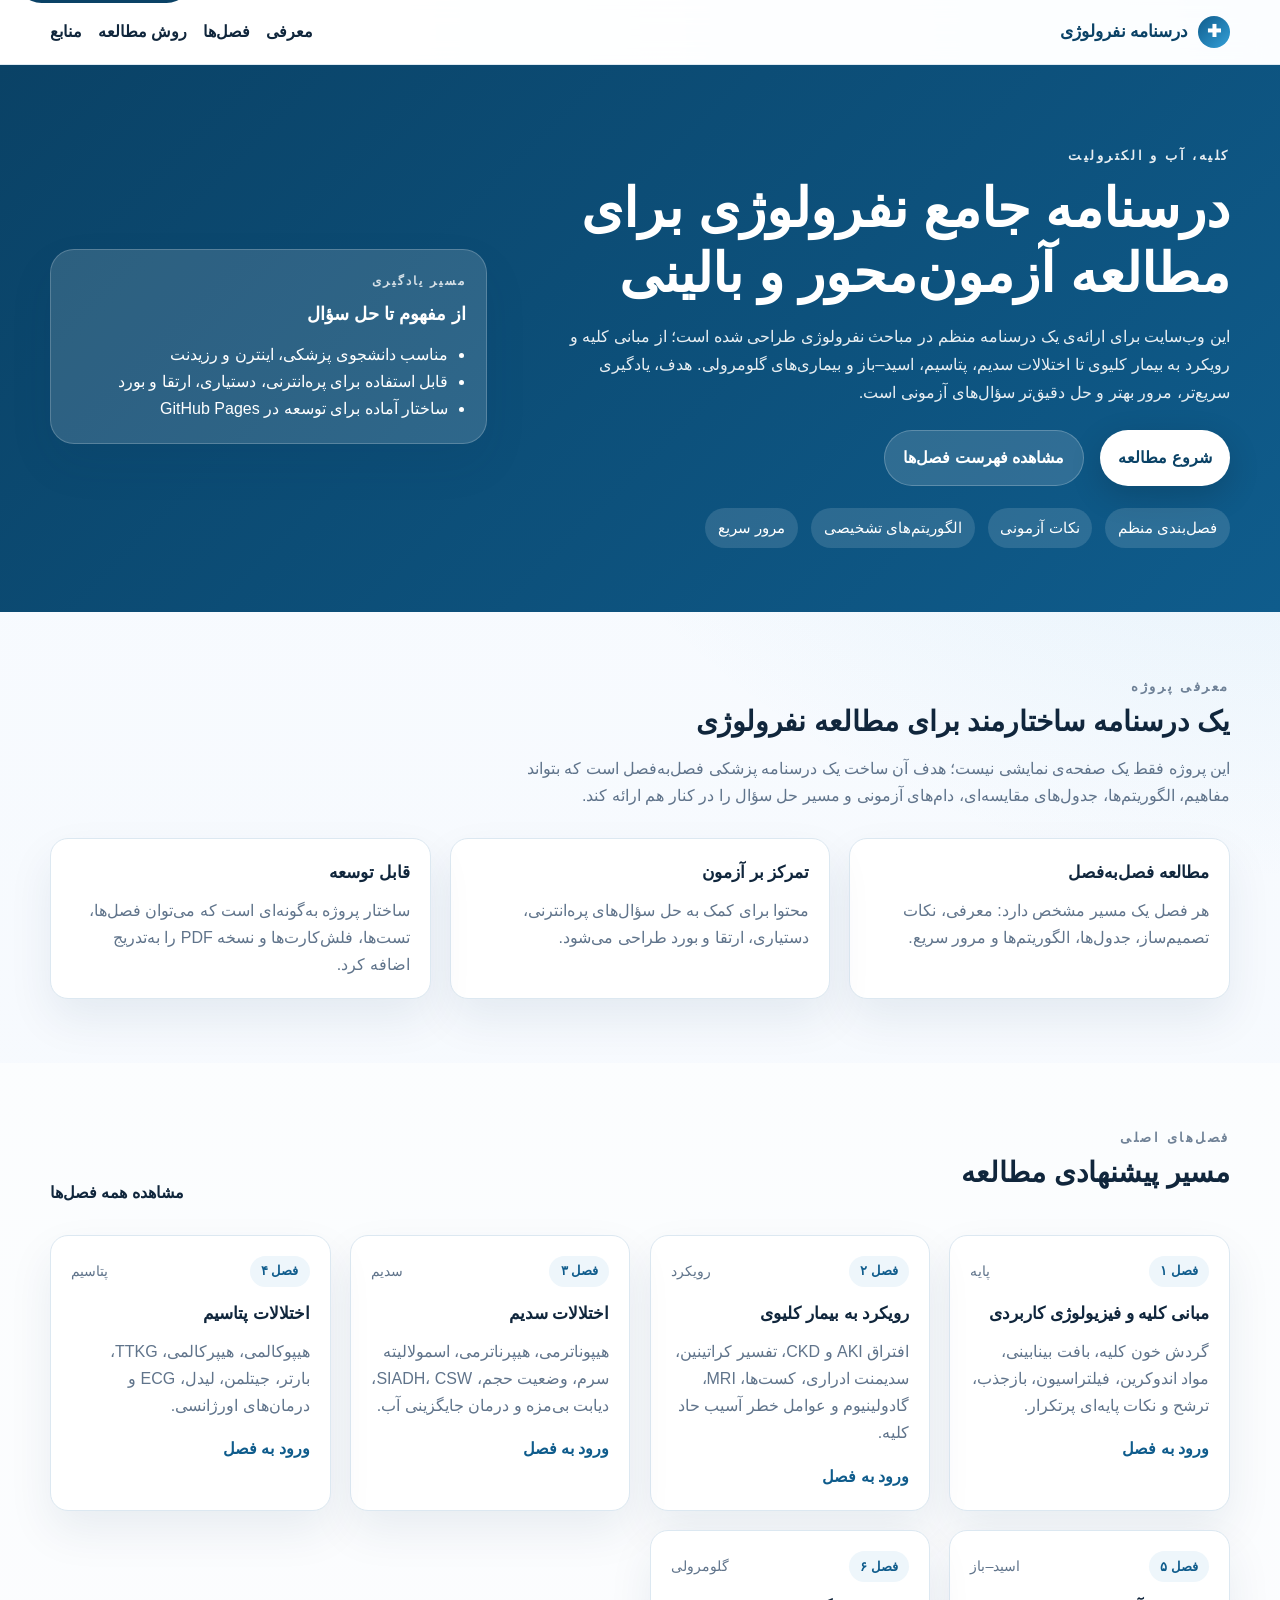
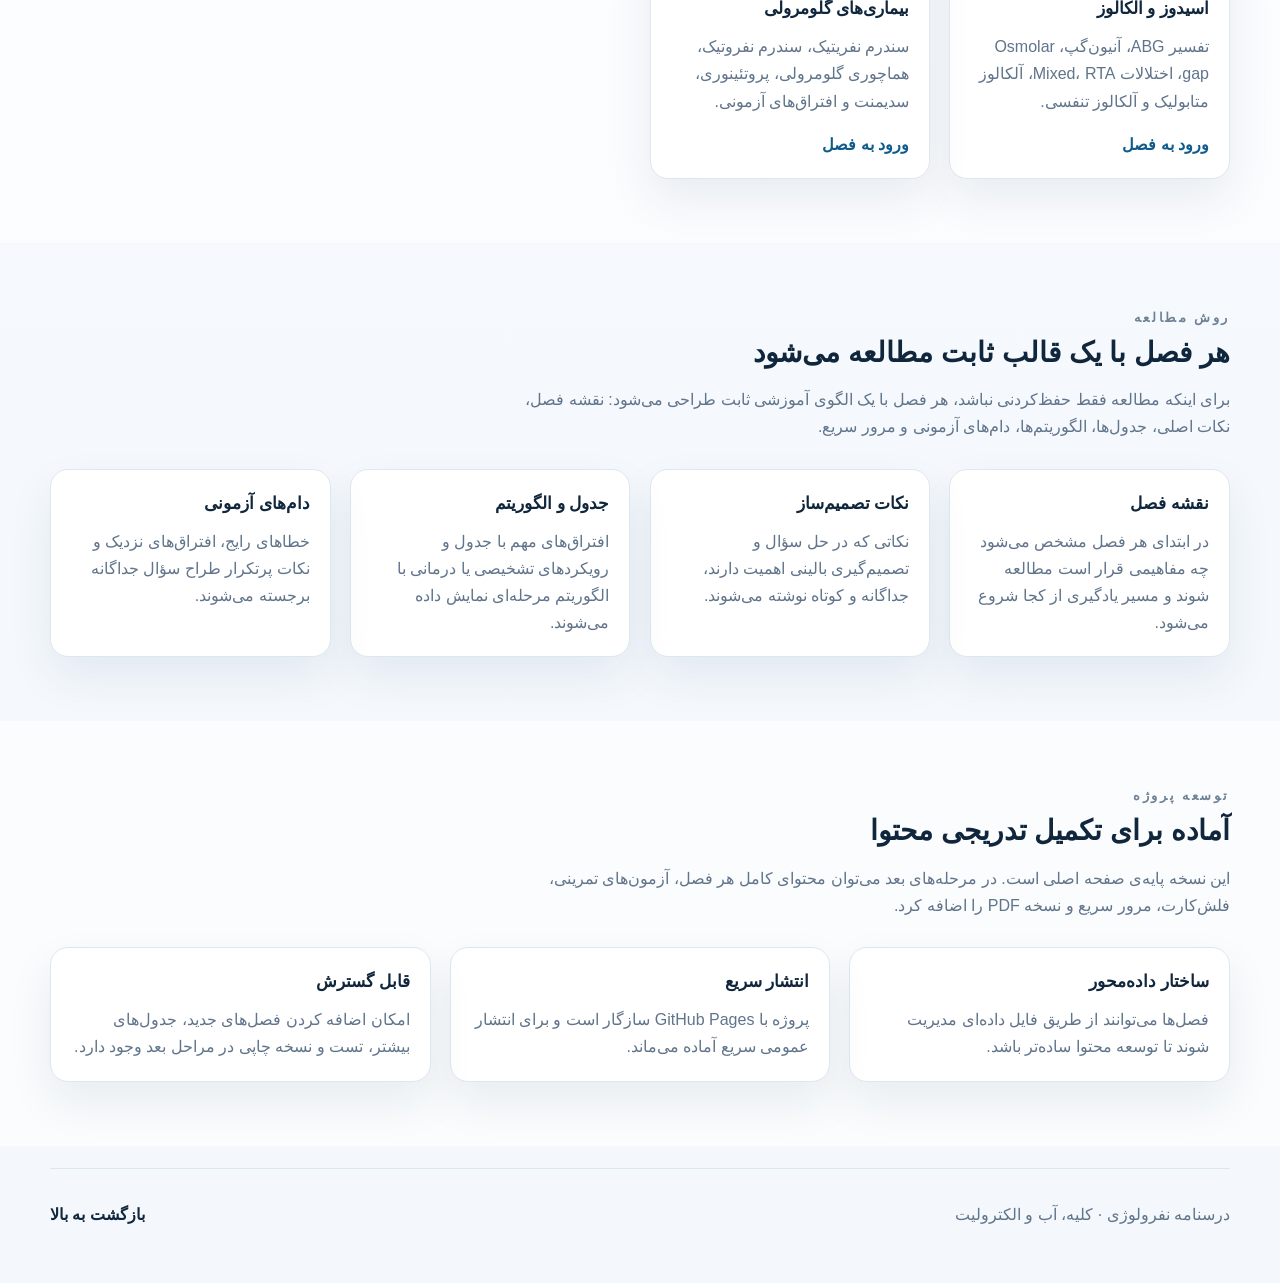
<file: index.html>
<!DOCTYPE html>
<html lang="fa" dir="rtl">
  <head>
    <meta charset="UTF-8" />
    <meta name="viewport" content="width=device-width, initial-scale=1.0" />
    <title>درسنامه جامع نفرولوژی | کلیه، آب و الکترولیت</title>
    <meta
      name="description"
      content="درسنامه جامع نفرولوژی، کلیه، آب و الکترولیت با ساختار فصل‌بندی‌شده، آزمون‌محور و مناسب دانشجویان پزشکی، اینترن‌ها و رزیدنت‌ها."
    />
    <link rel="stylesheet" href="assets/css/style.css" />
  </head>

  <body id="top">
    <a class="skip-link" href="#main-content">پرش به محتوای اصلی</a>

    <nav class="site-nav" aria-label="ناوبری اصلی">
      <div class="container nav-shell">
        <a class="brand" href="index.html" aria-label="خانه درسنامه نفرولوژی">
          <span class="brand__mark">✚</span>
          <span>درسنامه نفرولوژی</span>
        </a>

        <div class="nav-links">
          <a href="#about">معرفی</a>
          <a href="#chapters">فصل‌ها</a>
          <a href="#method">روش مطالعه</a>
          <a href="#resources">منابع</a>
        </div>
      </div>
    </nav>

    <header class="hero">
      <div class="container hero-shell">
        <div class="hero__content">
          <p class="eyebrow">کلیه، آب و الکترولیت</p>
          <h1>درسنامه جامع نفرولوژی برای مطالعه آزمون‌محور و بالینی</h1>

          <p class="hero__text">
            این وب‌سایت برای ارائه‌ی یک درسنامه منظم در مباحث نفرولوژی طراحی شده است؛
            از مبانی کلیه و رویکرد به بیمار کلیوی تا اختلالات سدیم، پتاسیم، اسید–باز
            و بیماری‌های گلومرولی. هدف، یادگیری سریع‌تر، مرور بهتر و حل دقیق‌تر
            سؤال‌های آزمونی است.
          </p>

          <div class="hero__actions">
            <a class="btn btn--primary" href="#chapters">شروع مطالعه</a>
            <a class="btn btn--secondary" href="chapters/">مشاهده فهرست فصل‌ها</a>
          </div>

          <ul class="hero__highlights" aria-label="ویژگی‌های اصلی">
            <li>فصل‌بندی منظم</li>
            <li>نکات آزمونی</li>
            <li>الگوریتم‌های تشخیصی</li>
            <li>مرور سریع</li>
          </ul>
        </div>

        <aside class="hero-card" aria-label="اطلاعات سریع">
          <p class="hero-card__label">مسیر یادگیری</p>
          <h2>از مفهوم تا حل سؤال</h2>
          <ul>
            <li>مناسب دانشجوی پزشکی، اینترن و رزیدنت</li>
            <li>قابل استفاده برای پره‌انترنی، دستیاری، ارتقا و بورد</li>
            <li>ساختار آماده برای توسعه در GitHub Pages</li>
          </ul>
        </aside>
      </div>
    </header>

    <main id="main-content">
      <section id="about" class="section container">
        <div class="section-heading">
          <p class="section-heading__eyebrow">معرفی پروژه</p>
          <h2>یک درسنامه ساختارمند برای مطالعه نفرولوژی</h2>
          <p>
            این پروژه فقط یک صفحه‌ی نمایشی نیست؛ هدف آن ساخت یک درسنامه پزشکی
            فصل‌به‌فصل است که بتواند مفاهیم، الگوریتم‌ها، جدول‌های مقایسه‌ای،
            دام‌های آزمونی و مسیر حل سؤال را در کنار هم ارائه کند.
          </p>
        </div>

        <div class="feature-grid">
          <article class="feature-card">
            <h3>مطالعه فصل‌به‌فصل</h3>
            <p>
              هر فصل یک مسیر مشخص دارد: معرفی، نکات تصمیم‌ساز، جدول‌ها، الگوریتم‌ها
              و مرور سریع.
            </p>
          </article>

          <article class="feature-card">
            <h3>تمرکز بر آزمون</h3>
            <p>
              محتوا برای کمک به حل سؤال‌های پره‌انترنی، دستیاری، ارتقا و بورد
              طراحی می‌شود.
            </p>
          </article>

          <article class="feature-card">
            <h3>قابل توسعه</h3>
            <p>
              ساختار پروژه به‌گونه‌ای است که می‌توان فصل‌ها، تست‌ها، فلش‌کارت‌ها
              و نسخه PDF را به‌تدریج اضافه کرد.
            </p>
          </article>
        </div>
      </section>

      <section id="chapters" class="section section--alt">
        <div class="container">
          <div class="section-heading section-heading--row">
            <div>
              <p class="section-heading__eyebrow">فصل‌های اصلی</p>
              <h2>مسیر پیشنهادی مطالعه</h2>
            </div>
            <a class="text-link" href="chapters/">مشاهده همه فصل‌ها</a>
          </div>

          <div class="card-grid">
            <article class="chapter-card">
              <div class="chapter-card__meta">
                <span class="badge">فصل ۱</span>
                <span class="chapter-card__status">پایه</span>
              </div>
              <h3>مبانی کلیه و فیزیولوژی کاربردی</h3>
              <p>
                گردش خون کلیه، بافت بینابینی، مواد اندوکرین، فیلتراسیون،
                بازجذب، ترشح و نکات پایه‌ای پرتکرار.
              </p>
              <a class="chapter-card__link" href="chapters/chapter-01.html">ورود به فصل</a>
            </article>

            <article class="chapter-card">
              <div class="chapter-card__meta">
                <span class="badge">فصل ۲</span>
                <span class="chapter-card__status">رویکرد</span>
              </div>
              <h3>رویکرد به بیمار کلیوی</h3>
              <p>
                افتراق AKI و CKD، تفسیر کراتینین، سدیمنت ادراری، کست‌ها،
                MRI، گادولینیوم و عوامل خطر آسیب حاد کلیه.
              </p>
              <a class="chapter-card__link" href="chapters/chapter-02.html">ورود به فصل</a>
            </article>

            <article class="chapter-card">
              <div class="chapter-card__meta">
                <span class="badge">فصل ۳</span>
                <span class="chapter-card__status">سدیم</span>
              </div>
              <h3>اختلالات سدیم</h3>
              <p>
                هیپوناترمی، هیپرناترمی، اسمولالیته سرم، وضعیت حجم، SIADH،
                CSW، دیابت بی‌مزه و درمان جایگزینی آب.
              </p>
              <a class="chapter-card__link" href="chapters/chapter-03.html">ورود به فصل</a>
            </article>

            <article class="chapter-card">
              <div class="chapter-card__meta">
                <span class="badge">فصل ۴</span>
                <span class="chapter-card__status">پتاسیم</span>
              </div>
              <h3>اختلالات پتاسیم</h3>
              <p>
                هیپوکالمی، هیپرکالمی، TTKG، بارتر، جیتلمن، لیدل، ECG
                و درمان‌های اورژانسی.
              </p>
              <a class="chapter-card__link" href="chapters/chapter-04.html">ورود به فصل</a>
            </article>

            <article class="chapter-card">
              <div class="chapter-card__meta">
                <span class="badge">فصل ۵</span>
                <span class="chapter-card__status">اسید–باز</span>
              </div>
              <h3>اسیدوز و آلکالوز</h3>
              <p>
                تفسیر ABG، آنیون‌گپ، Osmolar gap، اختلالات Mixed،
                RTA، آلکالوز متابولیک و آلکالوز تنفسی.
              </p>
              <a class="chapter-card__link" href="chapters/chapter-05.html">ورود به فصل</a>
            </article>

            <article class="chapter-card">
              <div class="chapter-card__meta">
                <span class="badge">فصل ۶</span>
                <span class="chapter-card__status">گلومرولی</span>
              </div>
              <h3>بیماری‌های گلومرولی</h3>
              <p>
                سندرم نفریتیک، سندرم نفروتیک، هماچوری گلومرولی،
                پروتئینوری، سدیمنت و افتراق‌های آزمونی.
              </p>
              <a class="chapter-card__link" href="chapters/chapter-06.html">ورود به فصل</a>
            </article>
          </div>
        </div>
      </section>

      <section id="method" class="section container">
        <div class="section-heading">
          <p class="section-heading__eyebrow">روش مطالعه</p>
          <h2>هر فصل با یک قالب ثابت مطالعه می‌شود</h2>
          <p>
            برای اینکه مطالعه فقط حفظ‌کردنی نباشد، هر فصل با یک الگوی آموزشی ثابت
            طراحی می‌شود: نقشه فصل، نکات اصلی، جدول‌ها، الگوریتم‌ها، دام‌های آزمونی
            و مرور سریع.
          </p>
        </div>

        <div class="feature-grid">
          <article class="feature-card">
            <h3>نقشه فصل</h3>
            <p>
              در ابتدای هر فصل مشخص می‌شود چه مفاهیمی قرار است مطالعه شوند و مسیر
              یادگیری از کجا شروع می‌شود.
            </p>
          </article>

          <article class="feature-card">
            <h3>نکات تصمیم‌ساز</h3>
            <p>
              نکاتی که در حل سؤال و تصمیم‌گیری بالینی اهمیت دارند، جداگانه و کوتاه
              نوشته می‌شوند.
            </p>
          </article>

          <article class="feature-card">
            <h3>جدول و الگوریتم</h3>
            <p>
              افتراق‌های مهم با جدول و رویکردهای تشخیصی یا درمانی با الگوریتم
              مرحله‌ای نمایش داده می‌شوند.
            </p>
          </article>

          <article class="feature-card">
            <h3>دام‌های آزمونی</h3>
            <p>
              خطاهای رایج، افتراق‌های نزدیک و نکات پرتکرار طراح سؤال جداگانه برجسته
              می‌شوند.
            </p>
          </article>
        </div>
      </section>

      <section id="resources" class="section section--alt">
        <div class="container">
          <div class="section-heading">
            <p class="section-heading__eyebrow">توسعه پروژه</p>
            <h2>آماده برای تکمیل تدریجی محتوا</h2>
            <p>
              این نسخه پایه‌ی صفحه اصلی است. در مرحله‌های بعد می‌توان محتوای کامل هر فصل،
              آزمون‌های تمرینی، فلش‌کارت، مرور سریع و نسخه PDF را اضافه کرد.
            </p>
          </div>

          <div class="resource-grid">
            <article class="resource-card">
              <h3>ساختار داده‌محور</h3>
              <p>
                فصل‌ها می‌توانند از طریق فایل داده‌ای مدیریت شوند تا توسعه محتوا
                ساده‌تر باشد.
              </p>
            </article>

            <article class="resource-card">
              <h3>انتشار سریع</h3>
              <p>
                پروژه با GitHub Pages سازگار است و برای انتشار عمومی سریع آماده می‌ماند.
              </p>
            </article>

            <article class="resource-card">
              <h3>قابل گسترش</h3>
              <p>
                امکان اضافه کردن فصل‌های جدید، جدول‌های بیشتر، تست و نسخه چاپی در
                مراحل بعد وجود دارد.
              </p>
            </article>
          </div>
        </div>
      </section>
    </main>

    <footer class="site-footer">
      <div class="container footer-shell">
        <p>درسنامه نفرولوژی · کلیه، آب و الکترولیت</p>
        <a class="text-link" href="#top">بازگشت به بالا</a>
      </div>
    </footer>
  </body>
</html>
</file>
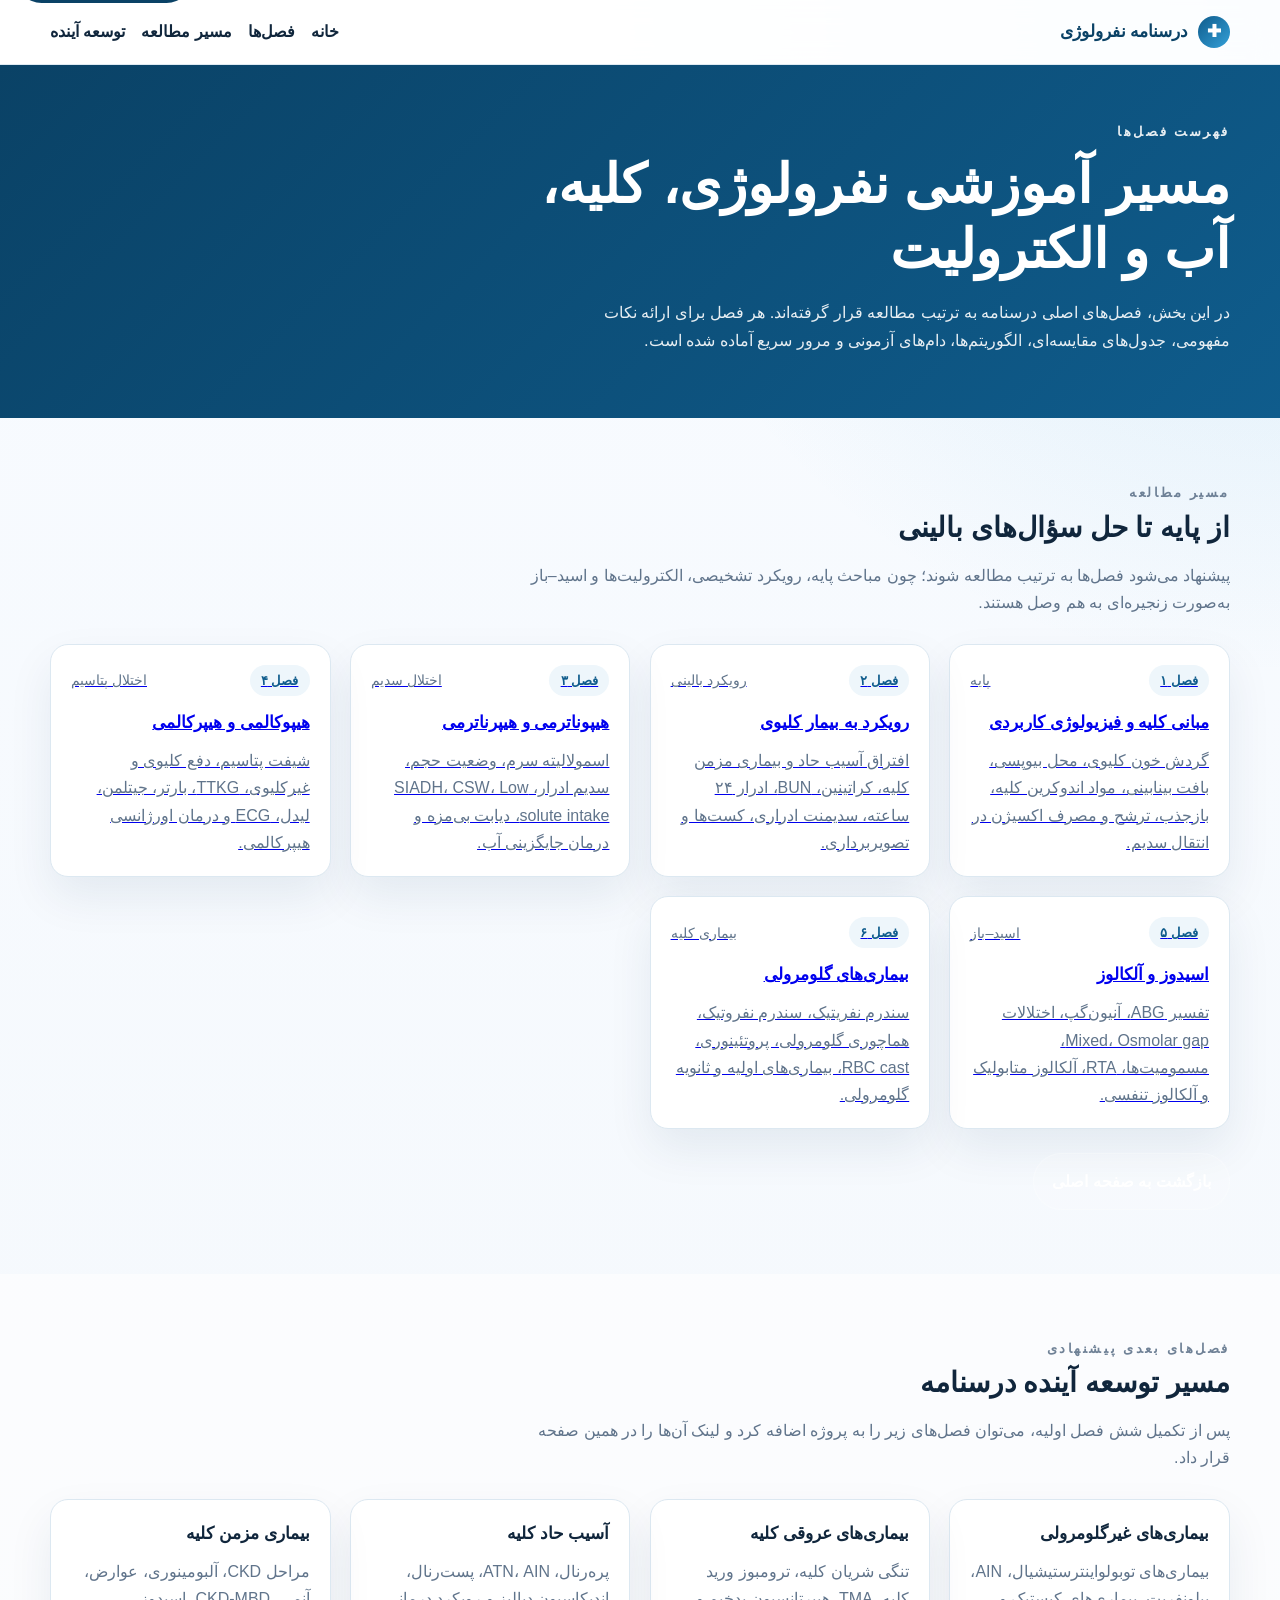
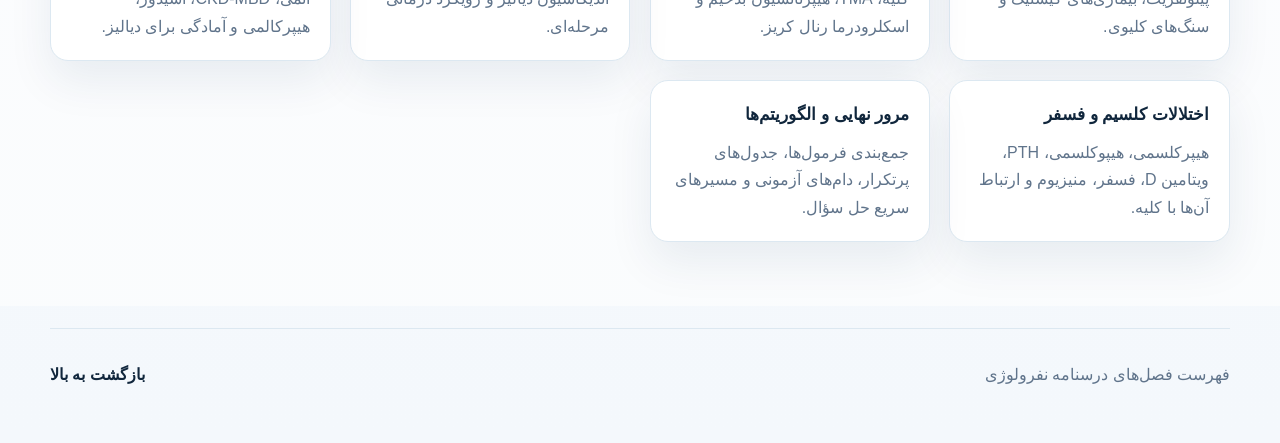
<file: chapters/index.html>
<!DOCTYPE html>
<html lang="fa" dir="rtl">
  <head>
    <meta charset="UTF-8" />
    <meta name="viewport" content="width=device-width, initial-scale=1.0" />
    <title>فهرست فصل‌های درسنامه نفرولوژی</title>
    <meta
      name="description"
      content="فهرست فصل‌های درسنامه جامع نفرولوژی شامل مبانی کلیه، رویکرد به بیمار کلیوی، اختلالات سدیم، پتاسیم، اسید–باز و بیماری‌های گلومرولی."
    />
    <link rel="stylesheet" href="../assets/css/style.css" />
  </head>

  <body id="top">
    <a class="skip-link" href="#main-content">پرش به محتوای اصلی</a>

    <nav class="site-nav" aria-label="ناوبری اصلی">
      <div class="container nav-shell">
        <a class="brand" href="../index.html" aria-label="خانه درسنامه نفرولوژی">
          <span class="brand__mark">✚</span>
          <span>درسنامه نفرولوژی</span>
        </a>

        <div class="nav-links">
          <a href="../index.html">خانه</a>
          <a href="index.html">فصل‌ها</a>
          <a href="#study-path">مسیر مطالعه</a>
          <a href="#future-chapters">توسعه آینده</a>
        </div>
      </div>
    </nav>

    <header class="hero hero--compact">
      <div class="container hero-shell">
        <div>
          <p class="eyebrow">فهرست فصل‌ها</p>
          <h1>مسیر آموزشی نفرولوژی، کلیه، آب و الکترولیت</h1>
          <p class="hero__text">
            در این بخش، فصل‌های اصلی درسنامه به ترتیب مطالعه قرار گرفته‌اند. هر فصل
            برای ارائه نکات مفهومی، جدول‌های مقایسه‌ای، الگوریتم‌ها، دام‌های آزمونی
            و مرور سریع آماده شده است.
          </p>
        </div>
      </div>
    </header>

    <main id="main-content">
      <section id="study-path" class="section container">
        <div class="section-heading">
          <p class="section-heading__eyebrow">مسیر مطالعه</p>
          <h2>از پایه تا حل سؤال‌های بالینی</h2>
          <p>
            پیشنهاد می‌شود فصل‌ها به ترتیب مطالعه شوند؛ چون مباحث پایه، رویکرد تشخیصی،
            الکترولیت‌ها و اسید–باز به‌صورت زنجیره‌ای به هم وصل هستند.
          </p>
        </div>

        <div class="card-grid">
          <a class="chapter-card" href="chapter-01.html">
            <div class="chapter-card__meta">
              <span class="badge">فصل ۱</span>
              <span class="chapter-card__status">پایه</span>
            </div>
            <h3>مبانی کلیه و فیزیولوژی کاربردی</h3>
            <p>
              گردش خون کلیوی، محل بیوپسی، بافت بینابینی، مواد اندوکرین کلیه،
              بازجذب، ترشح و مصرف اکسیژن در انتقال سدیم.
            </p>
          </a>

          <a class="chapter-card" href="chapter-02.html">
            <div class="chapter-card__meta">
              <span class="badge">فصل ۲</span>
              <span class="chapter-card__status">رویکرد بالینی</span>
            </div>
            <h3>رویکرد به بیمار کلیوی</h3>
            <p>
              افتراق آسیب حاد و بیماری مزمن کلیه، کراتینین، BUN، ادرار ۲۴ ساعته،
              سدیمنت ادراری، کست‌ها و تصویربرداری.
            </p>
          </a>

          <a class="chapter-card" href="chapter-03.html">
            <div class="chapter-card__meta">
              <span class="badge">فصل ۳</span>
              <span class="chapter-card__status">اختلال سدیم</span>
            </div>
            <h3>هیپوناترمی و هیپرناترمی</h3>
            <p>
              اسمولالیته سرم، وضعیت حجم، سدیم ادرار، SIADH، CSW، Low solute intake،
              دیابت بی‌مزه و درمان جایگزینی آب.
            </p>
          </a>

          <a class="chapter-card" href="chapter-04.html">
            <div class="chapter-card__meta">
              <span class="badge">فصل ۴</span>
              <span class="chapter-card__status">اختلال پتاسیم</span>
            </div>
            <h3>هیپوکالمی و هیپرکالمی</h3>
            <p>
              شیفت پتاسیم، دفع کلیوی و غیرکلیوی، TTKG، بارتر، جیتلمن، لیدل،
              ECG و درمان اورژانسی هیپرکالمی.
            </p>
          </a>

          <a class="chapter-card" href="chapter-05.html">
            <div class="chapter-card__meta">
              <span class="badge">فصل ۵</span>
              <span class="chapter-card__status">اسید–باز</span>
            </div>
            <h3>اسیدوز و آلکالوز</h3>
            <p>
              تفسیر ABG، آنیون‌گپ، اختلالات Mixed، Osmolar gap، مسمومیت‌ها،
              RTA، آلکالوز متابولیک و آلکالوز تنفسی.
            </p>
          </a>

          <a class="chapter-card" href="chapter-06.html">
            <div class="chapter-card__meta">
              <span class="badge">فصل ۶</span>
              <span class="chapter-card__status">بیماری کلیه</span>
            </div>
            <h3>بیماری‌های گلومرولی</h3>
            <p>
              سندرم نفریتیک، سندرم نفروتیک، هماچوری گلومرولی، پروتئینوری،
              RBC cast، بیماری‌های اولیه و ثانویه گلومرولی.
            </p>
          </a>
        </div>

        <div class="section-nav">
          <a href="../index.html" class="btn btn--secondary">بازگشت به صفحه اصلی</a>
        </div>
      </section>

      <section id="future-chapters" class="section section--alt">
        <div class="container">
          <div class="section-heading">
            <p class="section-heading__eyebrow">فصل‌های بعدی پیشنهادی</p>
            <h2>مسیر توسعه آینده درسنامه</h2>
            <p>
              پس از تکمیل شش فصل اولیه، می‌توان فصل‌های زیر را به پروژه اضافه کرد
              و لینک آن‌ها را در همین صفحه قرار داد.
            </p>
          </div>

          <div class="feature-grid">
            <article class="feature-card">
              <h3>بیماری‌های غیرگلومرولی</h3>
              <p>
                بیماری‌های توبولواینترستیشیال، AIN، پیلونفریت، بیماری‌های کیستیک
                و سنگ‌های کلیوی.
              </p>
            </article>

            <article class="feature-card">
              <h3>بیماری‌های عروقی کلیه</h3>
              <p>
                تنگی شریان کلیه، ترومبوز ورید کلیه، TMA، هیپرتانسیون بدخیم
                و اسکلرودرما رنال کریز.
              </p>
            </article>

            <article class="feature-card">
              <h3>آسیب حاد کلیه</h3>
              <p>
                پره‌رنال، ATN، AIN، پست‌رنال، اندیکاسیون دیالیز و رویکرد
                درمانی مرحله‌ای.
              </p>
            </article>

            <article class="feature-card">
              <h3>بیماری مزمن کلیه</h3>
              <p>
                مراحل CKD، آلبومینوری، عوارض، آنمی، CKD-MBD، اسیدوز،
                هیپرکالمی و آمادگی برای دیالیز.
              </p>
            </article>

            <article class="feature-card">
              <h3>اختلالات کلسیم و فسفر</h3>
              <p>
                هیپرکلسمی، هیپوکلسمی، PTH، ویتامین D، فسفر، منیزیوم
                و ارتباط آن‌ها با کلیه.
              </p>
            </article>

            <article class="feature-card">
              <h3>مرور نهایی و الگوریتم‌ها</h3>
              <p>
                جمع‌بندی فرمول‌ها، جدول‌های پرتکرار، دام‌های آزمونی و مسیرهای
                سریع حل سؤال.
              </p>
            </article>
          </div>
        </div>
      </section>
    </main>

    <footer class="site-footer">
      <div class="container footer-shell">
        <p>فهرست فصل‌های درسنامه نفرولوژی</p>
        <a class="text-link" href="#top">بازگشت به بالا</a>
      </div>
    </footer>
  </body>
</html>
</file>
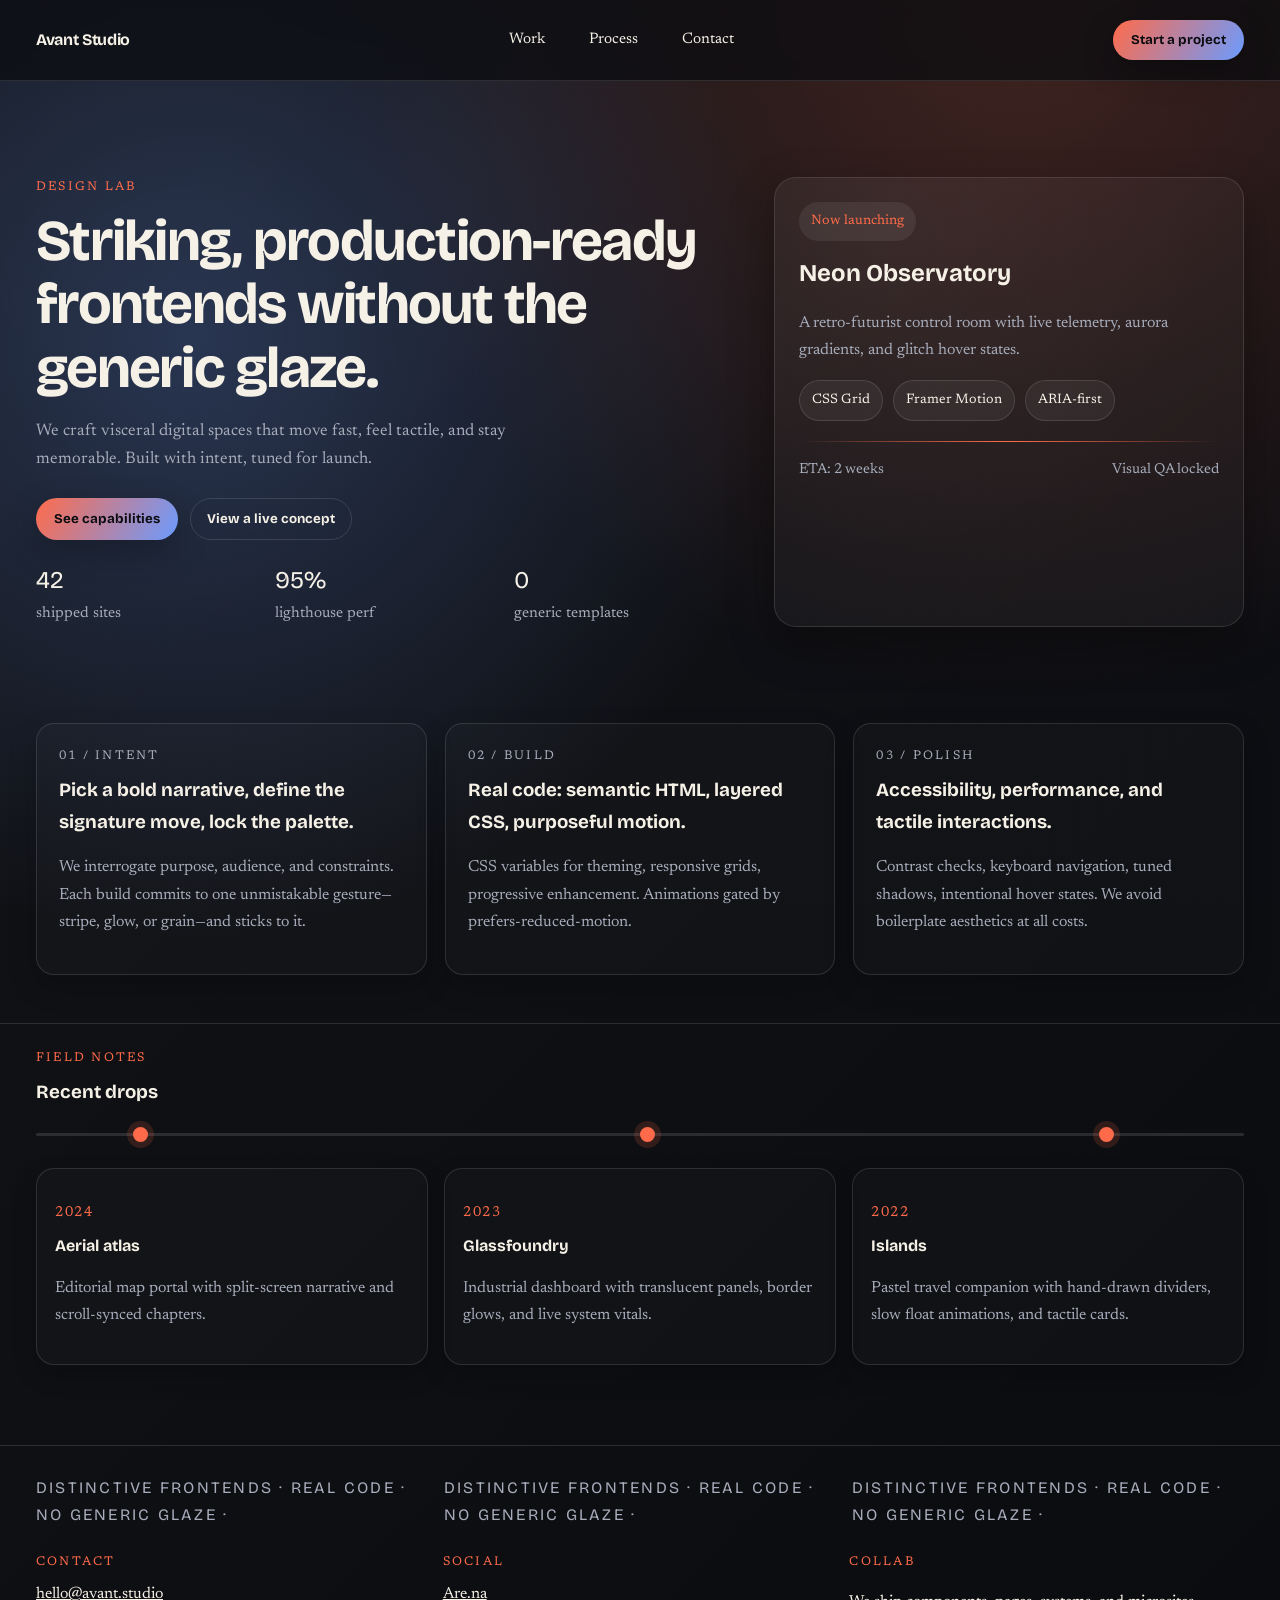
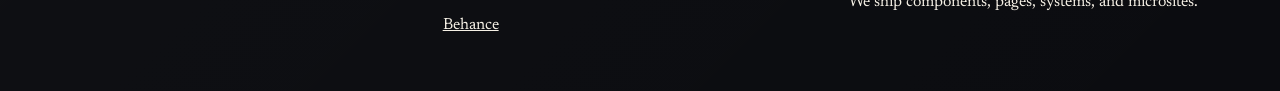
<file: .agents/skills/frontend-design/assets/vanilla-starter/index.html>
<!DOCTYPE html>
<html lang="en">
<head>
  <meta charset="UTF-8" />
  <meta name="viewport" content="width=device-width, initial-scale=1.0" />
  <title>Avant Studio</title>
  <link rel="preconnect" href="https://fonts.googleapis.com">
  <link rel="preconnect" href="https://fonts.gstatic.com" crossorigin>
  <link href="https://fonts.googleapis.com/css2?family=Bricolage+Grotesque:wght@500;700&family=Newsreader:opsz,wght@6..72,400;600&display=swap" rel="stylesheet">
  <link rel="stylesheet" href="./style.css" />
</head>
<body>
  <a class="skip-link" href="#main">Skip to content</a>
  <div class="grain"></div>
  <header class="top-bar">
    <div class="logo">Avant Studio</div>
    <nav>
      <a href="#main">Work</a>
      <a href="#process">Process</a>
      <a href="#contact">Contact</a>
    </nav>
    <button class="cta">Start a project</button>
  </header>

  <main id="main">
    <section class="hero">
      <div class="hero-copy">
        <p class="eyebrow">Design lab</p>
        <h1>Striking, production-ready frontends without the generic glaze.</h1>
        <p class="lede">We craft visceral digital spaces that move fast, feel tactile, and stay memorable. Built with intent, tuned for launch.</p>
        <div class="actions">
          <button class="cta primary">See capabilities</button>
          <button class="ghost">View a live concept</button>
        </div>
        <div class="stats">
          <div><span>42</span> shipped sites</div>
          <div><span>95%</span> lighthouse perf</div>
          <div><span>0</span> generic templates</div>
        </div>
      </div>
      <div class="hero-card reveal">
        <div class="tag">Now launching</div>
        <div class="card-body">
          <h2>Neon Observatory</h2>
          <p>A retro-futurist control room with live telemetry, aurora gradients, and glitch hover states.</p>
          <div class="pill">CSS Grid</div>
          <div class="pill">Framer Motion</div>
          <div class="pill">ARIA-first</div>
          <div class="line"></div>
          <div class="meta">
            <span>ETA: 2 weeks</span>
            <span>Visual QA locked</span>
          </div>
        </div>
      </div>
    </section>

    <section class="grid" id="process">
      <article class="panel reveal">
        <p class="eyebrow">01 / Intent</p>
        <h3>Pick a bold narrative, define the signature move, lock the palette.</h3>
        <p>We interrogate purpose, audience, and constraints. Each build commits to one unmistakable gesture—stripe, glow, or grain—and sticks to it.</p>
      </article>
      <article class="panel reveal">
        <p class="eyebrow">02 / Build</p>
        <h3>Real code: semantic HTML, layered CSS, purposeful motion.</h3>
        <p>CSS variables for theming, responsive grids, progressive enhancement. Animations gated by prefers-reduced-motion.</p>
      </article>
      <article class="panel reveal">
        <p class="eyebrow">03 / Polish</p>
        <h3>Accessibility, performance, and tactile interactions.</h3>
        <p>Contrast checks, keyboard navigation, tuned shadows, intentional hover states. We avoid boilerplate aesthetics at all costs.</p>
      </article>
    </section>

    <section class="timeline" id="contact">
      <div class="timeline-head">
        <p class="eyebrow">Field notes</p>
        <h3>Recent drops</h3>
      </div>
      <div class="timeline-rail">
        <div class="dot"></div>
        <div class="dot"></div>
        <div class="dot"></div>
      </div>
      <div class="timeline-items">
        <div class="timeline-card reveal">
          <p class="label">2024</p>
          <h4>Aerial atlas</h4>
          <p>Editorial map portal with split-screen narrative and scroll-synced chapters.</p>
        </div>
        <div class="timeline-card reveal">
          <p class="label">2023</p>
          <h4>Glassfoundry</h4>
          <p>Industrial dashboard with translucent panels, border glows, and live system vitals.</p>
        </div>
        <div class="timeline-card reveal">
          <p class="label">2022</p>
          <h4>Islands</h4>
          <p>Pastel travel companion with hand-drawn dividers, slow float animations, and tactile cards.</p>
        </div>
      </div>
    </section>
  </main>

  <footer class="footer">
    <div class="marquee" aria-hidden="true">
      <span>Distinctive frontends · Real code · No generic glaze · </span>
      <span>Distinctive frontends · Real code · No generic glaze · </span>
      <span>Distinctive frontends · Real code · No generic glaze · </span>
    </div>
    <div class="footer-grid">
      <div>
        <p class="eyebrow">Contact</p>
        <a href="mailto:hello@avant.studio">hello@avant.studio</a>
      </div>
      <div>
        <p class="eyebrow">Social</p>
        <a href="#">Are.na</a>
        <a href="#">Behance</a>
      </div>
      <div>
        <p class="eyebrow">Collab</p>
        <p>We ship components, pages, systems, and microsites.</p>
      </div>
    </div>
  </footer>

  <script src="./script.js"></script>
</body>
</html>
</file>
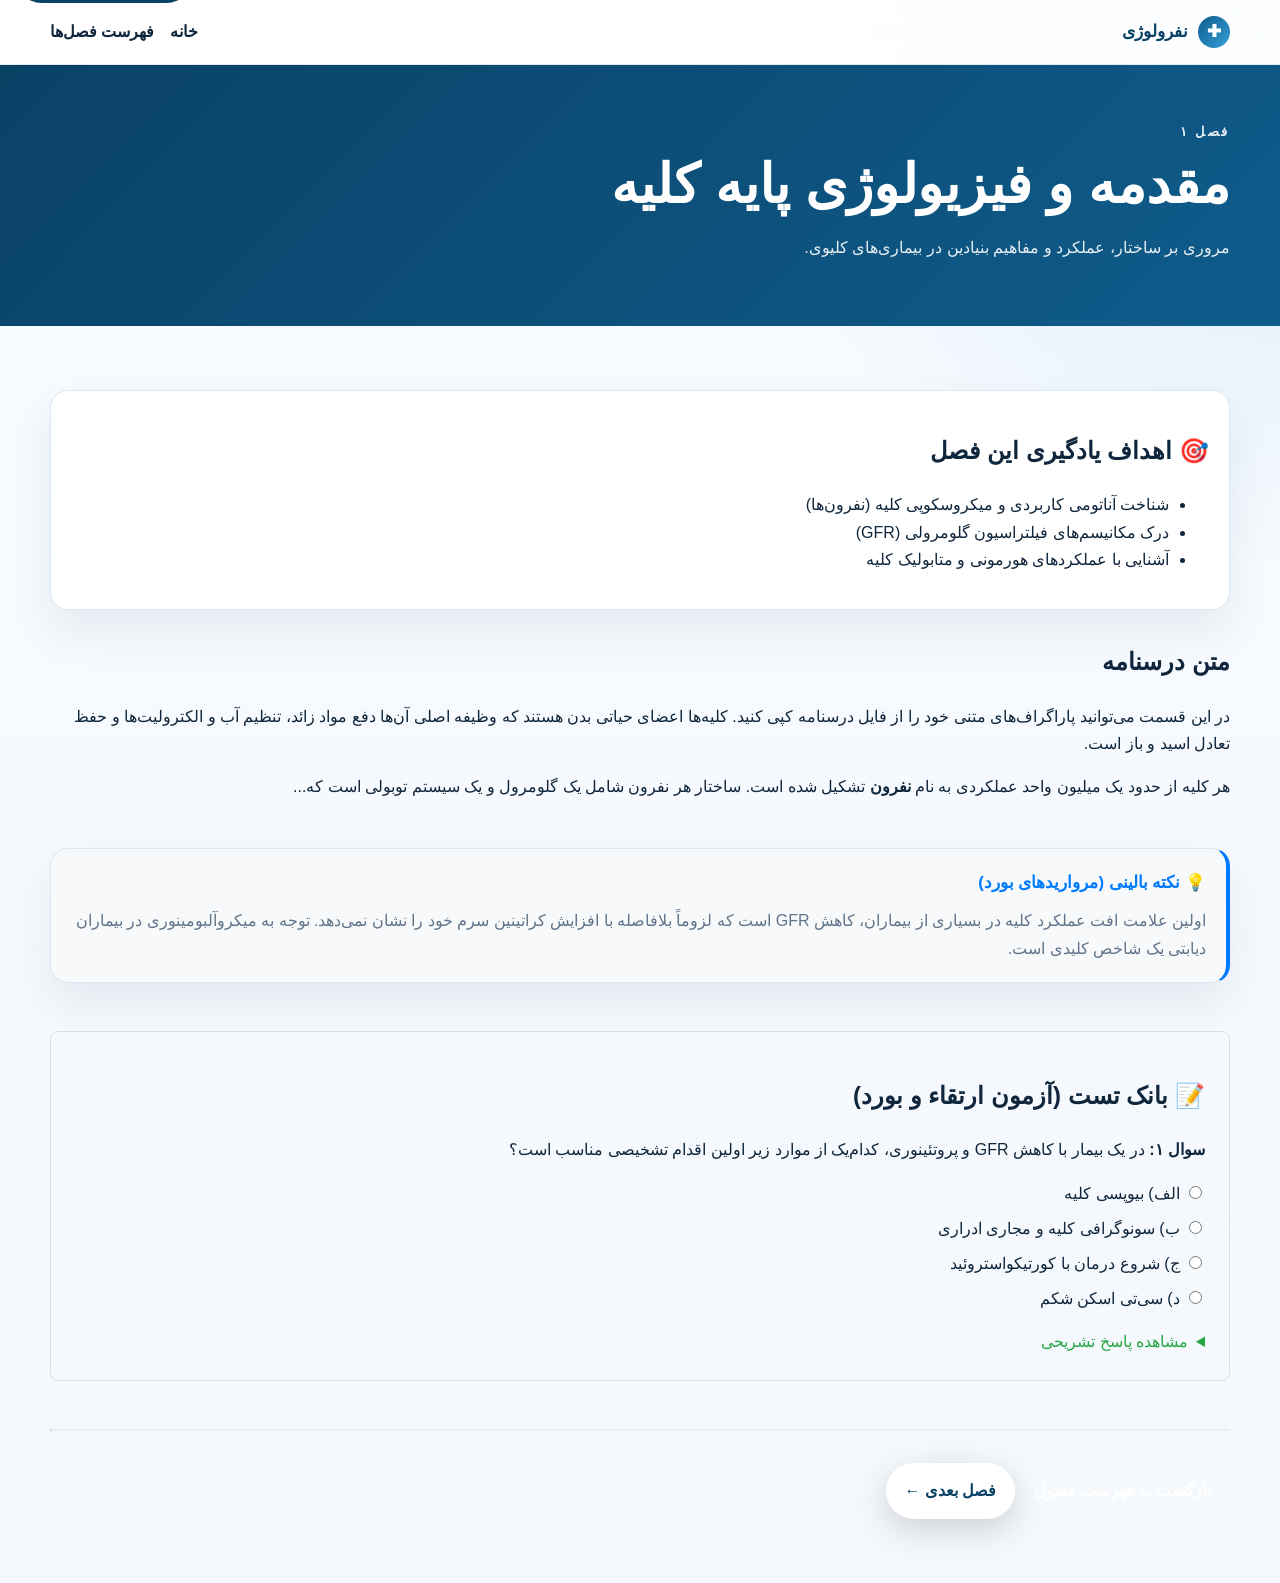
<file: chapters/chapter-01.html>
<!DOCTYPE html>
<html lang="fa" dir="rtl">
  <head>
    <meta charset="UTF-8" />
    <meta name="viewport" content="width=device-width, initial-scale=1.0" />
    <title>فصل ۱ - مقدمه و فیزیولوژی پایه کلیه</title>
    <meta name="description" content="صفحه‌ی فصل ۱ نفرولوژی شامل مفاهیم پایه، نکات بالینی و بانک تست" />
    <link rel="stylesheet" href="../assets/css/style.css" />
  </head>
  <body>
    <a class="skip-link" href="#main-content">پرش به محتوای اصلی</a>

    <nav class="site-nav" aria-label="ناوبری اصلی">
      <div class="container nav-shell">
        <a class="brand" href="../index.html" aria-label="خانه نفرولوژی">
          <span class="brand__mark">✚</span>
          <span>نفرولوژی</span>
        </a>
        <div class="nav-links">
          <a href="../index.html">خانه</a>
          <a href="index.html">فهرست فصل‌ها</a>
        </div>
      </div>
    </nav>

    <header class="hero hero--compact">
      <div class="container hero-shell">
        <div>
          <p class="eyebrow">فصل ۱</p>
          <h1>مقدمه و فیزیولوژی پایه کلیه</h1>
          <p class="hero__text">مروری بر ساختار، عملکرد و مفاهیم بنیادین در بیماری‌های کلیوی.</p>
        </div>
      </div>
    </header>

    <main id="main-content" class="container section">
      
      <section class="feature-card" style="margin-bottom: 2rem;">
        <h2>🎯 اهداف یادگیری این فصل</h2>
        <ul>
          <li>شناخت آناتومی کاربردی و میکروسکوپی کلیه (نفرون‌ها)</li>
          <li>درک مکانیسم‌های فیلتراسیون گلومرولی (GFR)</li>
          <li>آشنایی با عملکردهای هورمونی و متابولیک کلیه</li>
        </ul>
      </section>

      <section style="margin-bottom: 3rem;">
        <h2>متن درسنامه</h2>
        <p>در این قسمت می‌توانید پاراگراف‌های متنی خود را از فایل درسنامه کپی کنید. کلیه‌ها اعضای حیاتی بدن هستند که وظیفه اصلی آن‌ها دفع مواد زائد، تنظیم آب و الکترولیت‌ها و حفظ تعادل اسید و باز است.</p>
        <p>هر کلیه از حدود یک میلیون واحد عملکردی به نام <strong>نفرون</strong> تشکیل شده است. ساختار هر نفرون شامل یک گلومرول و یک سیستم توبولی است که...</p>
      </section>

      <article class="feature-card" style="background-color: #f8f9fa; border-right: 4px solid #007bff; margin-bottom: 3rem;">
        <h3 style="color: #007bff;">💡 نکته بالینی (مرواریدهای بورد)</h3>
        <p>اولین علامت افت عملکرد کلیه در بسیاری از بیماران، کاهش GFR است که لزوماً بلافاصله با افزایش کراتینین سرم خود را نشان نمی‌دهد. توجه به میکروآلبومینوری در بیماران دیابتی یک شاخص کلیدی است.</p>
      </article>

      <section style="margin-bottom: 3rem; border: 1px solid #ddd; padding: 1.5rem; border-radius: 8px;">
        <h2>📝 بانک تست (آزمون ارتقاء و بورد)</h2>
        <div class="question-block">
          <p><strong>سوال ۱:</strong> در یک بیمار با کاهش GFR و پروتئینوری، کدام‌یک از موارد زیر اولین اقدام تشخیصی مناسب است؟</p>
          <ul style="list-style-type: none; padding: 0;">
            <li style="margin-bottom: 0.5rem;"><input type="radio" name="q1"> الف) بیوپسی کلیه</li>
            <li style="margin-bottom: 0.5rem;"><input type="radio" name="q1"> ب) سونوگرافی کلیه و مجاری ادراری</li>
            <li style="margin-bottom: 0.5rem;"><input type="radio" name="q1"> ج) شروع درمان با کورتیکواستروئید</li>
            <li style="margin-bottom: 0.5rem;"><input type="radio" name="q1"> د) سی‌تی اسکن شکم</li>
          </ul>
          <details style="margin-top: 1rem; cursor: pointer; color: #28a745;">
            <summary>مشاهده پاسخ تشریحی</summary>
            <p style="margin-top: 0.5rem; color: #333;"><strong>پاسخ صحیح: گزینه ب.</strong> سونوگرافی کلیه همواره یکی از اولین و بی‌خطرترین اقدامات برای بررسی سایز کلیه‌ها و رد کردن علل انسدادی است.</p>
          </details>
        </div>
      </section>

      <hr style="margin: 2rem 0; border-top: 1px solid #eaeaea;" />

      <div class="section-nav">
        <a href="index.html" class="btn btn--secondary">بازگشت به فهرست فصول</a>
        <a href="chapter-02.html" class="btn btn--primary">فصل بعدی ←</a>
      </div>
    </main>
  </body>
</html>
</file>
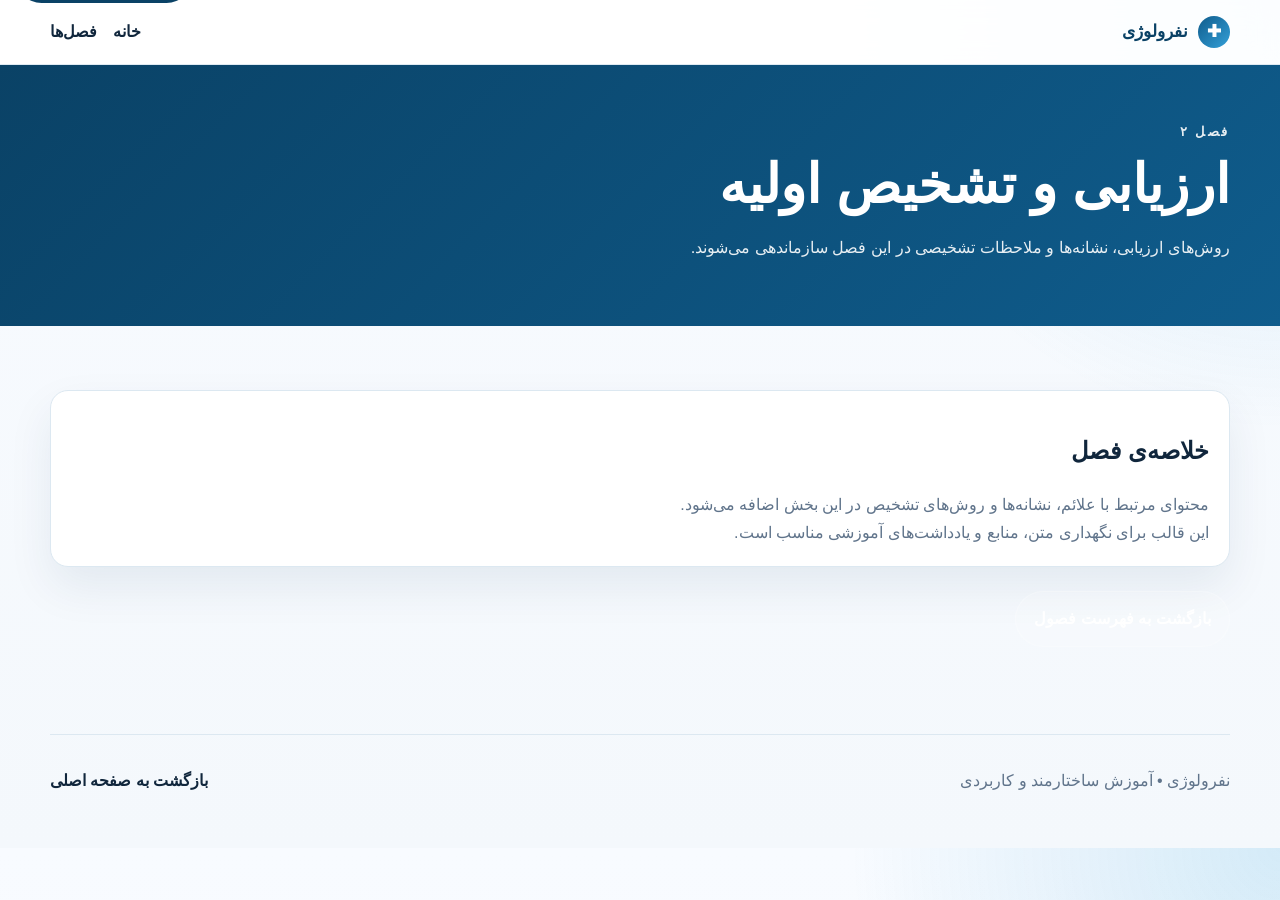
<file: chapters/chapter-02.html>
<!DOCTYPE html>
<html lang="fa" dir="rtl">
  <head>
    <meta charset="UTF-8" />
    <meta name="viewport" content="width=device-width, initial-scale=1.0" />
    <title>فصل 2 - ارزیابی</title>
    <meta name="description" content="صفحه‌ی فصل ۲ نفرولوژی با ساختار آموزشی یکپارچه" />
    <link rel="stylesheet" href="../assets/css/style.css" />
  </head>
  <body>
    <a class="skip-link" href="#main-content">پرش به محتوای اصلی</a>

    <nav class="site-nav" aria-label="ناوبری اصلی">
      <div class="container nav-shell">
        <a class="brand" href="../index.html" aria-label="خانه نفرولوژی">
          <span class="brand__mark">✚</span>
          <span>نفرولوژی</span>
        </a>
        <div class="nav-links">
          <a href="../index.html">خانه</a>
          <a href="index.html">فصل‌ها</a>
        </div>
      </div>
    </nav>

    <header class="hero hero--compact">
      <div class="container hero-shell">
        <div>
          <p class="eyebrow">فصل ۲</p>
          <h1>ارزیابی و تشخیص اولیه</h1>
          <p class="hero__text">روش‌های ارزیابی، نشانه‌ها و ملاحظات تشخیصی در این فصل سازماندهی می‌شوند.</p>
        </div>
      </div>
    </header>

    <main id="main-content" class="container section">
      <article class="feature-card">
        <h2>خلاصه‌ی فصل</h2>
        <p>محتوای مرتبط با علائم، نشانه‌ها و روش‌های تشخیص در این بخش اضافه می‌شود.</p>
        <p>این قالب برای نگهداری متن، منابع و یادداشت‌های آموزشی مناسب است.</p>
      </article>

      <div class="section-nav">
        <a href="index.html" class="btn btn--secondary">بازگشت به فهرست فصول</a>
      </div>
    </main>

    <footer class="site-footer">
      <div class="container footer-shell">
        <p>نفرولوژی • آموزش ساختارمند و کاربردی</p>
        <a class="text-link" href="../index.html">بازگشت به صفحه اصلی</a>
      </div>
    </footer>
  </body>
</html>
</file>
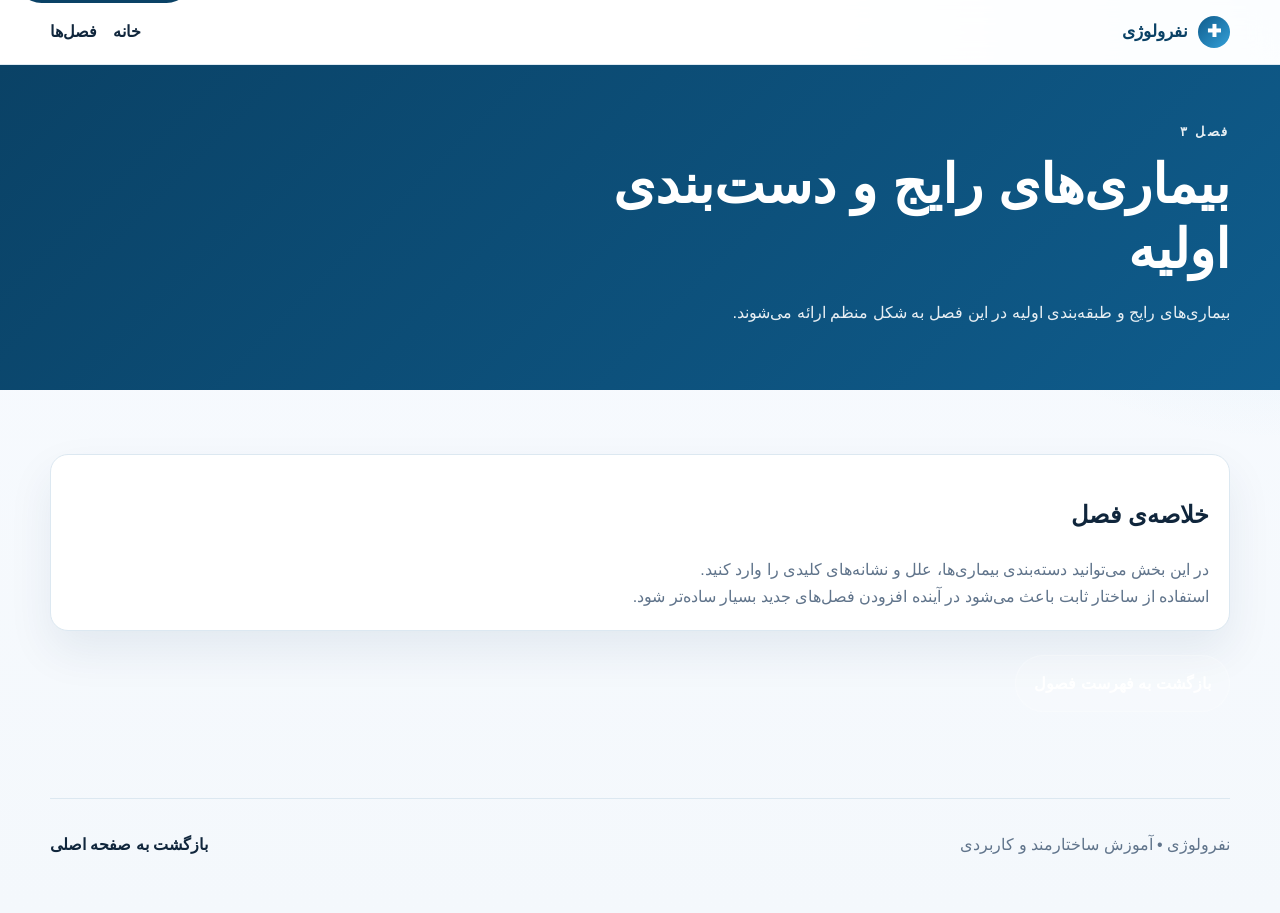
<file: chapters/chapter-03.html>
<!DOCTYPE html>
<html lang="fa" dir="rtl">
  <head>
    <meta charset="UTF-8" />
    <meta name="viewport" content="width=device-width, initial-scale=1.0" />
    <title>فصل 3 - بیماری‌ها</title>
    <meta name="description" content="صفحه‌ی فصل ۳ نفرولوژی با ساختار آموزشی یکپارچه" />
    <link rel="stylesheet" href="../assets/css/style.css" />
  </head>
  <body>
    <a class="skip-link" href="#main-content">پرش به محتوای اصلی</a>

    <nav class="site-nav" aria-label="ناوبری اصلی">
      <div class="container nav-shell">
        <a class="brand" href="../index.html" aria-label="خانه نفرولوژی">
          <span class="brand__mark">✚</span>
          <span>نفرولوژی</span>
        </a>
        <div class="nav-links">
          <a href="../index.html">خانه</a>
          <a href="index.html">فصل‌ها</a>
        </div>
      </div>
    </nav>

    <header class="hero hero--compact">
      <div class="container hero-shell">
        <div>
          <p class="eyebrow">فصل ۳</p>
          <h1>بیماری‌های رایج و دست‌بندی اولیه</h1>
          <p class="hero__text">بیماری‌های رایج و طبقه‌بندی اولیه در این فصل به شکل منظم ارائه می‌شوند.</p>
        </div>
      </div>
    </header>

    <main id="main-content" class="container section">
      <article class="feature-card">
        <h2>خلاصه‌ی فصل</h2>
        <p>در این بخش می‌توانید دسته‌بندی بیماری‌ها، علل و نشانه‌های کلیدی را وارد کنید.</p>
        <p>استفاده از ساختار ثابت باعث می‌شود در آینده افزودن فصل‌های جدید بسیار ساده‌تر شود.</p>
      </article>

      <div class="section-nav">
        <a href="index.html" class="btn btn--secondary">بازگشت به فهرست فصول</a>
      </div>
    </main>

    <footer class="site-footer">
      <div class="container footer-shell">
        <p>نفرولوژی • آموزش ساختارمند و کاربردی</p>
        <a class="text-link" href="../index.html">بازگشت به صفحه اصلی</a>
      </div>
    </footer>
  </body>
</html>
</file>
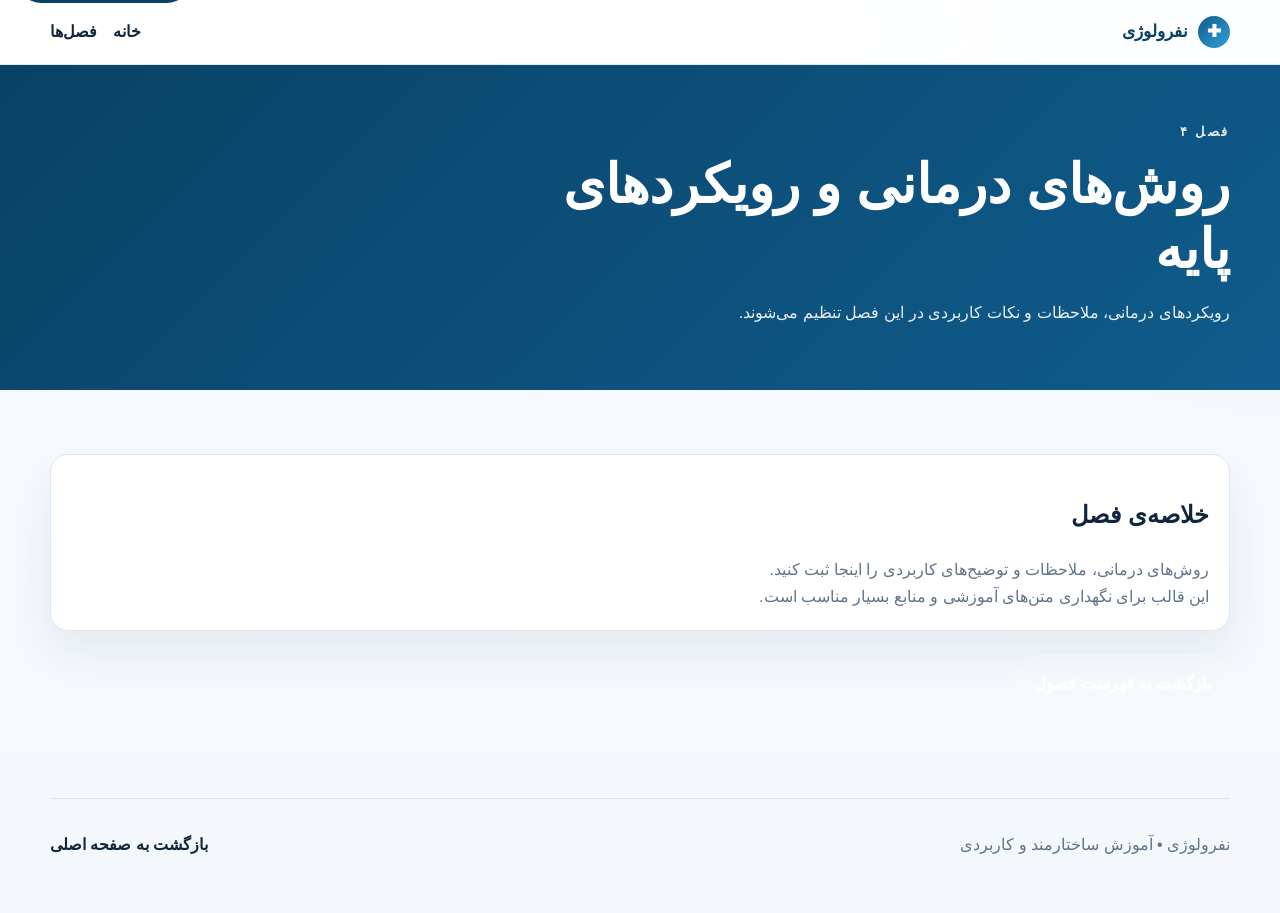
<file: chapters/chapter-04.html>
<!DOCTYPE html>
<html lang="fa" dir="rtl">
  <head>
    <meta charset="UTF-8" />
    <meta name="viewport" content="width=device-width, initial-scale=1.0" />
    <title>فصل 4 - درمان</title>
    <meta name="description" content="صفحه‌ی فصل ۴ نفرولوژی با ساختار آموزشی یکپارچه" />
    <link rel="stylesheet" href="../assets/css/style.css" />
  </head>
  <body>
    <a class="skip-link" href="#main-content">پرش به محتوای اصلی</a>

    <nav class="site-nav" aria-label="ناوبری اصلی">
      <div class="container nav-shell">
        <a class="brand" href="../index.html" aria-label="خانه نفرولوژی">
          <span class="brand__mark">✚</span>
          <span>نفرولوژی</span>
        </a>
        <div class="nav-links">
          <a href="../index.html">خانه</a>
          <a href="index.html">فصل‌ها</a>
        </div>
      </div>
    </nav>

    <header class="hero hero--compact">
      <div class="container hero-shell">
        <div>
          <p class="eyebrow">فصل ۴</p>
          <h1>روش‌های درمانی و رویکردهای پایه</h1>
          <p class="hero__text">رویکردهای درمانی، ملاحظات و نکات کاربردی در این فصل تنظیم می‌شوند.</p>
        </div>
      </div>
    </header>

    <main id="main-content" class="container section">
      <article class="feature-card">
        <h2>خلاصه‌ی فصل</h2>
        <p>روش‌های درمانی، ملاحظات و توضیح‌های کاربردی را اینجا ثبت کنید.</p>
        <p>این قالب برای نگهداری متن‌های آموزشی و منابع بسیار مناسب است.</p>
      </article>

      <div class="section-nav">
        <a href="index.html" class="btn btn--secondary">بازگشت به فهرست فصول</a>
      </div>
    </main>

    <footer class="site-footer">
      <div class="container footer-shell">
        <p>نفرولوژی • آموزش ساختارمند و کاربردی</p>
        <a class="text-link" href="../index.html">بازگشت به صفحه اصلی</a>
      </div>
    </footer>
  </body>
</html>
</file>
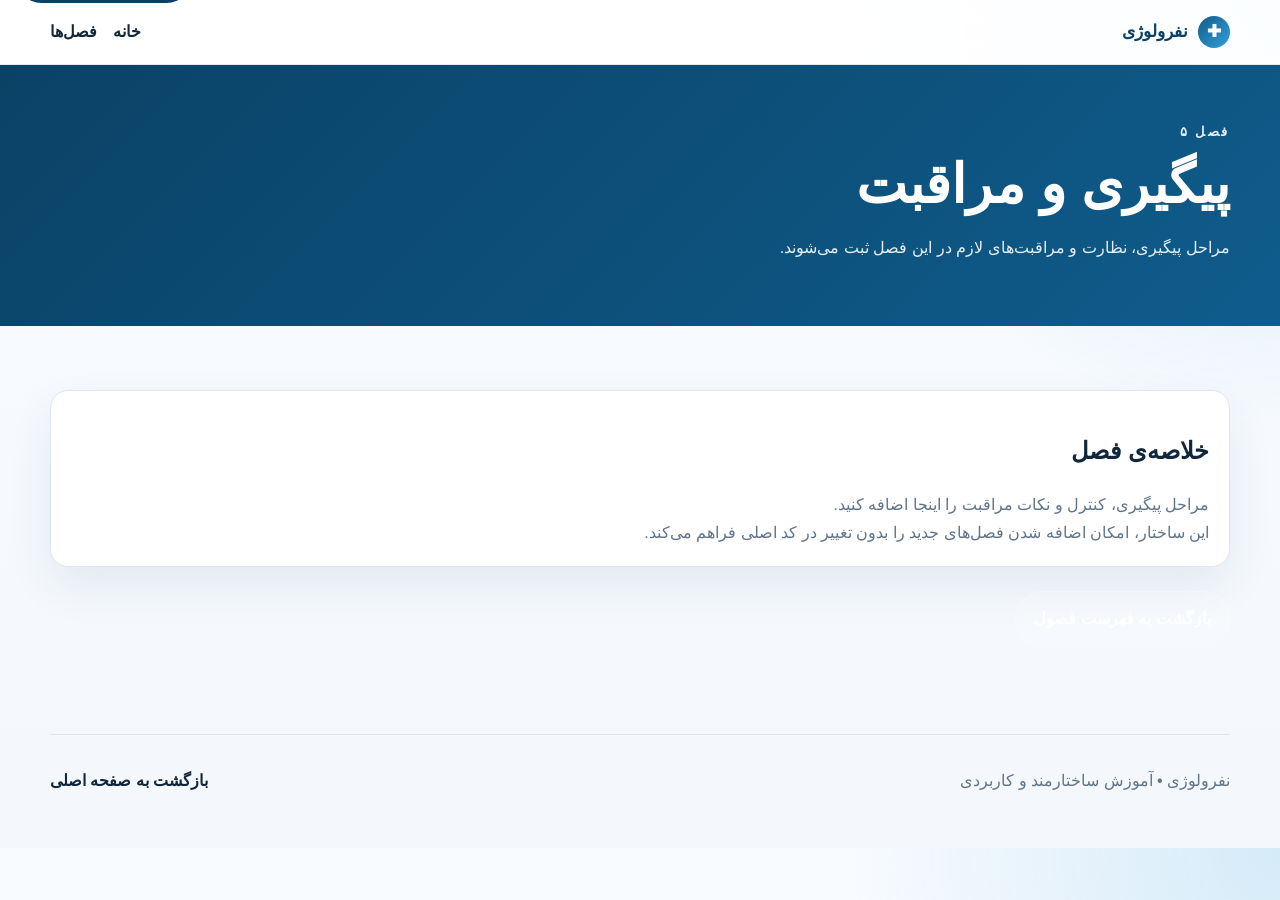
<file: chapters/chapter-05.html>
<!DOCTYPE html>
<html lang="fa" dir="rtl">
  <head>
    <meta charset="UTF-8" />
    <meta name="viewport" content="width=device-width, initial-scale=1.0" />
    <title>فصل 5 - پیگیری</title>
    <meta name="description" content="صفحه‌ی فصل ۵ نفرولوژی با ساختار آموزشی یکپارچه" />
    <link rel="stylesheet" href="../assets/css/style.css" />
  </head>
  <body>
    <a class="skip-link" href="#main-content">پرش به محتوای اصلی</a>

    <nav class="site-nav" aria-label="ناوبری اصلی">
      <div class="container nav-shell">
        <a class="brand" href="../index.html" aria-label="خانه نفرولوژی">
          <span class="brand__mark">✚</span>
          <span>نفرولوژی</span>
        </a>
        <div class="nav-links">
          <a href="../index.html">خانه</a>
          <a href="index.html">فصل‌ها</a>
        </div>
      </div>
    </nav>

    <header class="hero hero--compact">
      <div class="container hero-shell">
        <div>
          <p class="eyebrow">فصل ۵</p>
          <h1>پیگیری و مراقبت</h1>
          <p class="hero__text">مراحل پیگیری، نظارت و مراقبت‌های لازم در این فصل ثبت می‌شوند.</p>
        </div>
      </div>
    </header>

    <main id="main-content" class="container section">
      <article class="feature-card">
        <h2>خلاصه‌ی فصل</h2>
        <p>مراحل پیگیری، کنترل و نکات مراقبت را اینجا اضافه کنید.</p>
        <p>این ساختار، امکان اضافه شدن فصل‌های جدید را بدون تغییر در کد اصلی فراهم می‌کند.</p>
      </article>

      <div class="section-nav">
        <a href="index.html" class="btn btn--secondary">بازگشت به فهرست فصول</a>
      </div>
    </main>

    <footer class="site-footer">
      <div class="container footer-shell">
        <p>نفرولوژی • آموزش ساختارمند و کاربردی</p>
        <a class="text-link" href="../index.html">بازگشت به صفحه اصلی</a>
      </div>
    </footer>
  </body>
</html>
</file>
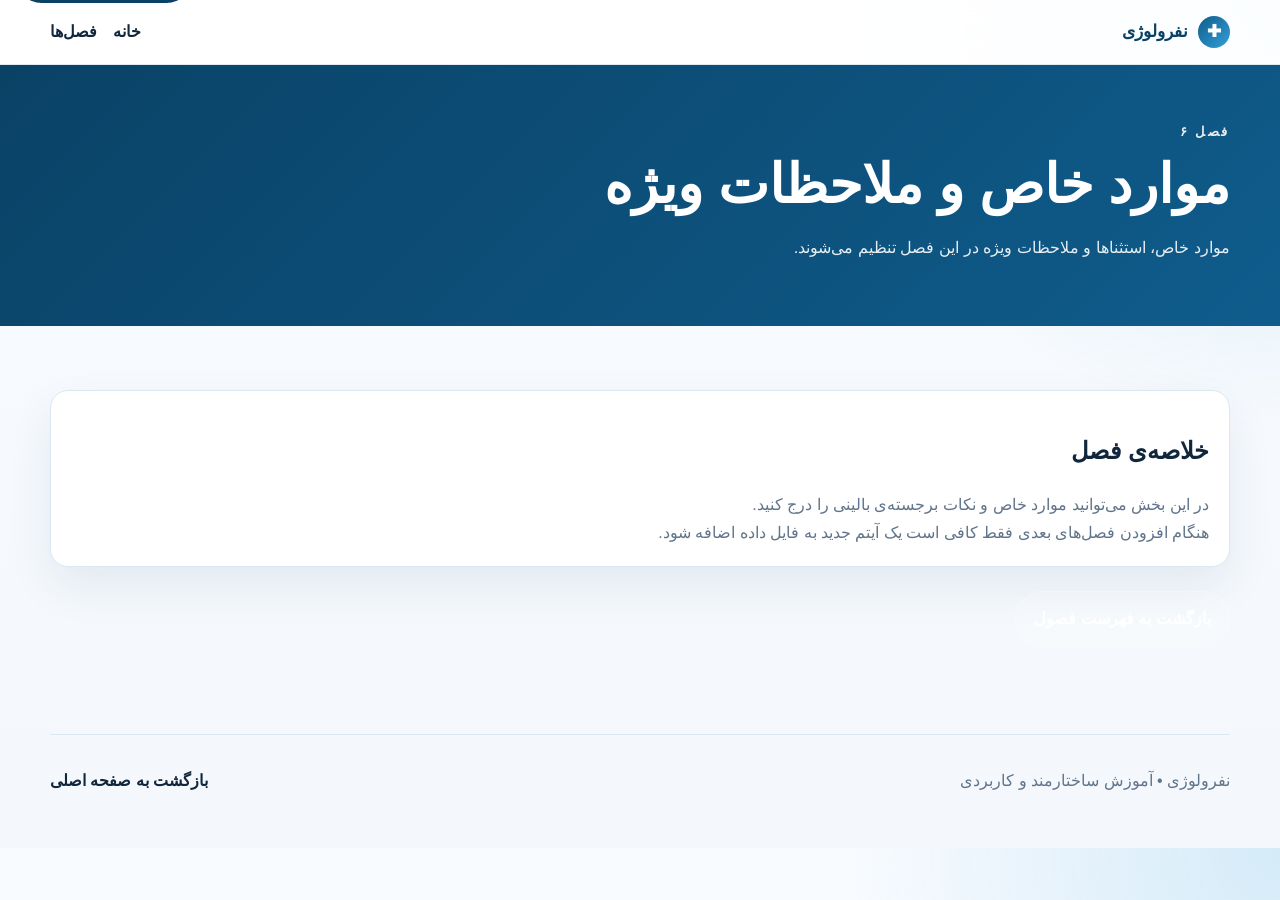
<file: chapters/chapter-06.html>
<!DOCTYPE html>
<html lang="fa" dir="rtl">
  <head>
    <meta charset="UTF-8" />
    <meta name="viewport" content="width=device-width, initial-scale=1.0" />
    <title>فصل 6 - موارد خاص</title>
    <meta name="description" content="صفحه‌ی فصل ۶ نفرولوژی با ساختار آموزشی یکپارچه" />
    <link rel="stylesheet" href="../assets/css/style.css" />
  </head>
  <body>
    <a class="skip-link" href="#main-content">پرش به محتوای اصلی</a>

    <nav class="site-nav" aria-label="ناوبری اصلی">
      <div class="container nav-shell">
        <a class="brand" href="../index.html" aria-label="خانه نفرولوژی">
          <span class="brand__mark">✚</span>
          <span>نفرولوژی</span>
        </a>
        <div class="nav-links">
          <a href="../index.html">خانه</a>
          <a href="index.html">فصل‌ها</a>
        </div>
      </div>
    </nav>

    <header class="hero hero--compact">
      <div class="container hero-shell">
        <div>
          <p class="eyebrow">فصل ۶</p>
          <h1>موارد خاص و ملاحظات ویژه</h1>
          <p class="hero__text">موارد خاص، استثناها و ملاحظات ویژه در این فصل تنظیم می‌شوند.</p>
        </div>
      </div>
    </header>

    <main id="main-content" class="container section">
      <article class="feature-card">
        <h2>خلاصه‌ی فصل</h2>
        <p>در این بخش می‌توانید موارد خاص و نکات برجسته‌ی بالینی را درج کنید.</p>
        <p>هنگام افزودن فصل‌های بعدی فقط کافی است یک آیتم جدید به فایل داده اضافه شود.</p>
      </article>

      <div class="section-nav">
        <a href="index.html" class="btn btn--secondary">بازگشت به فهرست فصول</a>
      </div>
    </main>

    <footer class="site-footer">
      <div class="container footer-shell">
        <p>نفرولوژی • آموزش ساختارمند و کاربردی</p>
        <a class="text-link" href="../index.html">بازگشت به صفحه اصلی</a>
      </div>
    </footer>
  </body>
</html>
</file>
<file: assets/css/style.css>
:root {
  color-scheme: light;
  --bg: #f4f8fc;
  --surface: #ffffff;
  --surface-strong: #eef6fb;
  --primary: #0f5c8c;
  --primary-strong: #0a4266;
  --accent: #34a0d8;
  --text: #10263c;
  --muted: #60748b;
  --border: #dce8f1;
  --shadow: 0 20px 45px rgba(12, 54, 86, 0.08);
  --radius-xl: 24px;
  --radius-lg: 18px;
  --radius-md: 12px;
  --container: 1180px;
}

* {
  box-sizing: border-box;
}

html {
  scroll-behavior: smooth;
}

body {
  margin: 0;
  font-family: Inter, "Segoe UI", Roboto, "Helvetica Neue", Arial, sans-serif;
  color: var(--text);
  background:
    radial-gradient(circle at top right, rgba(52, 160, 216, 0.18), transparent 28%),
    linear-gradient(180deg, #f8fbff 0%, var(--bg) 100%);
  line-height: 1.7;
}

img {
  max-width: 100%;
  display: block;
}

.container {
  width: min(var(--container), calc(100% - 2rem));
  margin: 0 auto;
}

.skip-link {
  position: absolute;
  left: 1rem;
  top: -3rem;
  background: var(--primary-strong);
  color: white;
  padding: 0.75rem 1rem;
  border-radius: 999px;
  z-index: 100;
  text-decoration: none;
}

.skip-link:focus {
  top: 1rem;
}

.site-nav {
  position: sticky;
  top: 0;
  z-index: 20;
  background: rgba(255, 255, 255, 0.9);
  backdrop-filter: blur(14px);
  border-bottom: 1px solid rgba(220, 232, 241, 0.9);
}

.nav-shell {
  display: flex;
  justify-content: space-between;
  align-items: center;
  padding: 1rem 0;
}

.brand {
  display: inline-flex;
  align-items: center;
  gap: 0.6rem;
  color: var(--primary-strong);
  font-weight: 800;
  text-decoration: none;
  font-size: 1.05rem;
}

.brand__mark {
  display: grid;
  place-items: center;
  width: 2rem;
  height: 2rem;
  border-radius: 999px;
  background: linear-gradient(135deg, var(--primary), var(--accent));
  color: white;
}

.nav-links {
  display: flex;
  gap: 1rem;
  flex-wrap: wrap;
}

.nav-links a,
.text-link {
  color: var(--text);
  text-decoration: none;
  font-weight: 600;
}

.nav-links a:hover,
.text-link:hover {
  color: var(--primary);
}

.hero {
  padding: 5rem 0 4rem;
  background: linear-gradient(135deg, var(--primary-strong) 0%, var(--primary) 100%);
  color: white;
}

.hero-shell {
  display: grid;
  gap: 2rem;
  grid-template-columns: 1.3fr 0.8fr;
  align-items: center;
}

.hero--compact {
  padding: 3.5rem 0 3rem;
}

.hero--compact .hero-shell {
  grid-template-columns: 1fr;
}

.eyebrow,
.section-heading__eyebrow {
  margin: 0 0 0.6rem;
  font-size: 0.8rem;
  letter-spacing: 0.2em;
  text-transform: uppercase;
  font-weight: 700;
  opacity: 0.9;
}

.hero h1 {
  font-size: clamp(2rem, 4.2vw, 3.4rem);
  line-height: 1.2;
  margin: 0 0 1rem;
  max-width: 720px;
}

.hero__text {
  font-size: 1.03rem;
  max-width: 680px;
  color: rgba(255, 255, 255, 0.9);
}

.hero__actions {
  display: flex;
  gap: 1rem;
  flex-wrap: wrap;
  margin-top: 1.5rem;
}

.btn {
  display: inline-flex;
  align-items: center;
  justify-content: center;
  gap: 0.4rem;
  padding: 0.85rem 1.15rem;
  border-radius: 999px;
  text-decoration: none;
  font-weight: 700;
  transition: transform 0.2s ease, box-shadow 0.2s ease, background-color 0.2s ease;
}

.btn:hover,
.btn:focus-visible {
  transform: translateY(-1px);
}

.btn--primary {
  background: white;
  color: var(--primary-strong);
  box-shadow: 0 10px 32px rgba(0, 0, 0, 0.16);
}

.btn--secondary {
  color: white;
  background: rgba(255, 255, 255, 0.14);
  border: 1px solid rgba(255, 255, 255, 0.22);
}

.hero__highlights {
  margin: 1.35rem 0 0;
  padding: 0;
  display: flex;
  gap: 0.8rem;
  flex-wrap: wrap;
  list-style: none;
}

.hero__highlights li {
  padding: 0.45rem 0.8rem;
  background: rgba(255, 255, 255, 0.13);
  border-radius: 999px;
  font-size: 0.95rem;
}

.hero-card {
  padding: 1.3rem;
  border-radius: var(--radius-xl);
  background: rgba(255, 255, 255, 0.14);
  border: 1px solid rgba(255, 255, 255, 0.2);
  box-shadow: var(--shadow);
}

.hero-card__label {
  margin: 0 0 0.4rem;
  font-size: 0.78rem;
  font-weight: 700;
  text-transform: uppercase;
  letter-spacing: 0.16em;
  opacity: 0.8;
}

.hero-card h2 {
  margin: 0 0 0.7rem;
  font-size: 1.15rem;
}

.hero-card ul {
  margin: 0;
  padding-right: 1.1rem;
}

.section {
  padding: 4rem 0;
}

.section--alt {
  background: rgba(255, 255, 255, 0.6);
}

.section-heading {
  max-width: 720px;
  margin-bottom: 1.75rem;
}

.section-heading--row {
  display: flex;
  justify-content: space-between;
  align-items: end;
  gap: 1rem;
  max-width: none;
}

.section-heading h2 {
  margin: 0 0 0.6rem;
  font-size: clamp(1.4rem, 2.2vw, 1.8rem);
}

.section-heading p {
  margin: 0;
  color: var(--muted);
}

.feature-grid,
.card-grid,
.resource-grid {
  display: grid;
  gap: 1.2rem;
  grid-template-columns: repeat(auto-fit, minmax(240px, 1fr));
}

.feature-card,
.chapter-card,
.resource-card {
  background: var(--surface);
  border: 1px solid var(--border);
  border-radius: var(--radius-lg);
  padding: 1.25rem;
  box-shadow: var(--shadow);
}

.feature-card h3,
.chapter-card h3,
.resource-card h3 {
  margin: 0 0 0.6rem;
  font-size: 1.05rem;
}

.feature-card p,
.chapter-card p,
.resource-card p {
  margin: 0;
  color: var(--muted);
}

.chapter-card__meta {
  display: flex;
  justify-content: space-between;
  align-items: center;
  margin-bottom: 0.8rem;
}

.badge {
  display: inline-flex;
  align-items: center;
  padding: 0.3rem 0.7rem;
  border-radius: 999px;
  background: var(--surface-strong);
  color: var(--primary);
  font-size: 0.8rem;
  font-weight: 700;
}

.chapter-card__status {
  color: var(--muted);
  font-size: 0.9rem;
}

.chapter-card__link {
  display: inline-flex;
  margin-top: 1rem;
  color: var(--primary);
  font-weight: 700;
  text-decoration: none;
}

.chapter-card__link:hover,
.chapter-card__link:focus-visible {
  text-decoration: underline;
}

.section-nav {
  display: flex;
  justify-content: flex-start;
  margin-top: 1.5rem;
}

.site-footer {
  padding: 1.4rem 0 2.4rem;
  color: var(--muted);
}

.footer-shell {
  display: flex;
  justify-content: space-between;
  align-items: center;
  gap: 1rem;
  padding-top: 1rem;
  border-top: 1px solid var(--border);
}

:focus-visible {
  outline: 3px solid rgba(52, 160, 216, 0.35);
  outline-offset: 2px;
}

@media (max-width: 840px) {
  .hero-shell {
    grid-template-columns: 1fr;
  }

  .section-heading--row {
    flex-direction: column;
    align-items: start;
  }
}

@media (max-width: 640px) {
  .nav-shell,
  .footer-shell {
    flex-direction: column;
    align-items: start;
  }

  .hero {
    padding-top: 3.5rem;
  }

  .hero__actions {
    flex-direction: column;
    align-items: stretch;
  }

  .btn {
    width: 100%;
  }
}

@media (prefers-reduced-motion: reduce) {
  html {
    scroll-behavior: auto;
  }

  *, *::before, *::after {
    transition-duration: 0.01ms !important;
    animation-duration: 0.01ms !important;
  }
}
</file>
<file: .agents/skills/frontend-design/assets/vanilla-starter/style.css>
@import url('https://fonts.googleapis.com/css2?family=Bricolage+Grotesque:wght@500;700&family=Newsreader:opsz,wght@6..72,400;600&display=swap');

:root {
  --bg: #0b0c10;
  --fg: #f6f1e6;
  --muted: #a7acba;
  --accent: #ff6b4a;
  --accent-2: #6b9bff;
  --card: rgba(255, 255, 255, 0.03);
  --stroke: rgba(255, 255, 255, 0.12);
  --radius: 18px;
  --shadow: 0 18px 44px rgba(0, 0, 0, 0.35);
  --ease: cubic-bezier(0.22, 1, 0.36, 1);
}

*,
*::before,
*::after {
  box-sizing: border-box;
}

body {
  margin: 0;
  font-family: 'Newsreader', 'Times New Roman', serif;
  color: var(--fg);
  background: var(--bg);
  min-height: 100vh;
  line-height: 1.7;
  text-rendering: optimizeLegibility;
  -webkit-font-smoothing: antialiased;
  background-image:
    radial-gradient(1200px at 15% 20%, rgba(107, 155, 255, 0.25), transparent 50%),
    radial-gradient(1400px at 80% 0%, rgba(255, 107, 74, 0.2), transparent 50%),
    linear-gradient(135deg, rgba(255, 255, 255, 0.03), transparent);
}

.grain {
  position: fixed;
  inset: 0;
  pointer-events: none;
  background:
    radial-gradient(circle at 20% 20%, rgba(255, 255, 255, 0.04), transparent 35%),
    repeating-linear-gradient(90deg, rgba(255, 255, 255, 0.02), rgba(255, 255, 255, 0.02) 1px, transparent 1px, transparent 3px);
  mix-blend-mode: soft-light;
  opacity: 0.7;
  z-index: 1;
}

a {
  color: inherit;
  text-decoration: none;
}

.skip-link {
  position: absolute;
  left: -999px;
  top: 0;
  padding: 12px 16px;
  background: var(--accent);
  color: #0b0c10;
  border-radius: 8px;
  font-weight: 700;
  z-index: 999;
}

.skip-link:focus {
  left: 16px;
  top: 16px;
}

.top-bar {
  position: sticky;
  top: 0;
  z-index: 10;
  display: flex;
  align-items: center;
  justify-content: space-between;
  padding: 18px 36px;
  backdrop-filter: blur(10px);
  background: rgba(11, 12, 16, 0.75);
  border-bottom: 1px solid var(--stroke);
}

.logo {
  font-family: 'Bricolage Grotesque', 'Arial Black', sans-serif;
  font-weight: 700;
  letter-spacing: -0.02em;
}

nav {
  display: flex;
  gap: 18px;
  font-size: 0.95rem;
}

nav a {
  padding: 8px 12px;
  border-radius: 999px;
  border: 1px solid transparent;
  transition: border-color 220ms var(--ease), color 220ms var(--ease);
}

nav a:hover,
nav a:focus-visible {
  border-color: var(--stroke);
  color: var(--accent);
}

button {
  font-family: 'Bricolage Grotesque', sans-serif;
  font-weight: 700;
  border: none;
  cursor: pointer;
}

.cta {
  padding: 12px 18px;
  border-radius: 999px;
  background: linear-gradient(120deg, var(--accent), var(--accent-2));
  color: #0b0c10;
  box-shadow: 0 12px 32px rgba(0, 0, 0, 0.25);
  transition: transform 200ms var(--ease), box-shadow 200ms var(--ease);
}

.cta:hover {
  transform: translateY(-3px);
  box-shadow: 0 16px 44px rgba(0, 0, 0, 0.35);
}

.hero {
  display: grid;
  grid-template-columns: 1.2fr 0.8fr;
  gap: 32px;
  padding: 96px 36px 48px;
  position: relative;
}

.hero-copy h1 {
  font-family: 'Bricolage Grotesque', sans-serif;
  font-size: clamp(2.4rem, 5vw, 3.6rem);
  line-height: 1.1;
  letter-spacing: -0.03em;
  margin: 12px 0;
}

.hero .lede {
  max-width: 56ch;
  color: var(--muted);
  font-size: 1.05rem;
}

.eyebrow {
  text-transform: uppercase;
  letter-spacing: 0.18em;
  font-size: 0.78rem;
  color: var(--accent);
  margin: 0 0 8px;
}

.actions {
  display: flex;
  gap: 12px;
  margin: 24px 0 18px;
}

.ghost {
  padding: 12px 16px;
  border-radius: 999px;
  background: transparent;
  border: 1.5px solid var(--stroke);
  color: var(--fg);
  transition: border-color 220ms var(--ease), color 220ms var(--ease), transform 220ms var(--ease);
}

.ghost:hover {
  border-color: var(--accent);
  color: var(--accent);
  transform: translateY(-2px);
}

.stats {
  display: grid;
  grid-template-columns: repeat(auto-fit, minmax(160px, 1fr));
  gap: 12px;
  margin-top: 20px;
  color: var(--muted);
  font-size: 0.95rem;
}

.stats span {
  display: block;
  font-family: 'Bricolage Grotesque', sans-serif;
  font-size: 1.5rem;
  color: var(--fg);
}

.hero-card {
  background: var(--card);
  border: 1px solid var(--stroke);
  border-radius: 22px;
  padding: 24px;
  box-shadow: var(--shadow);
  position: relative;
  overflow: hidden;
}

.hero-card::after {
  content: '';
  position: absolute;
  inset: -30%;
  background: radial-gradient(circle at 30% 30%, rgba(255, 255, 255, 0.04), transparent 45%);
  transform: rotate(8deg);
  opacity: 0.8;
}

.hero-card .tag {
  display: inline-block;
  padding: 8px 12px;
  border-radius: 999px;
  background: rgba(255, 255, 255, 0.07);
  color: var(--accent);
  font-size: 0.85rem;
  position: relative;
  z-index: 2;
}

.hero-card .card-body {
  position: relative;
  z-index: 2;
}

.hero-card h2 {
  font-family: 'Bricolage Grotesque', sans-serif;
  margin: 12px 0 8px;
}

.hero-card p {
  color: var(--muted);
  margin-bottom: 12px;
}

.pill {
  display: inline-block;
  padding: 8px 12px;
  border-radius: 999px;
  background: rgba(255, 255, 255, 0.05);
  border: 1px solid var(--stroke);
  margin: 4px 6px 4px 0;
  font-size: 0.85rem;
}

.line {
  margin: 16px 0;
  height: 1px;
  background: linear-gradient(90deg, transparent, var(--accent), transparent);
}

.meta {
  display: flex;
  justify-content: space-between;
  color: var(--muted);
  font-size: 0.9rem;
}

.grid {
  display: grid;
  grid-template-columns: repeat(auto-fit, minmax(280px, 1fr));
  gap: 18px;
  padding: 48px 36px;
}

.panel {
  border: 1px solid var(--stroke);
  border-radius: var(--radius);
  padding: 22px;
  background: rgba(255, 255, 255, 0.02);
  box-shadow: 0 12px 28px rgba(0, 0, 0, 0.22);
}

.panel h3 {
  margin: 6px 0 10px;
  font-family: 'Bricolage Grotesque', sans-serif;
}

.panel p {
  color: var(--muted);
}

.timeline {
  padding: 24px 36px 80px;
  border-top: 1px solid var(--stroke);
}

.timeline-head h3 {
  font-family: 'Bricolage Grotesque', sans-serif;
  margin: 8px 0 16px;
}

.timeline-rail {
  position: relative;
  height: 3px;
  background: var(--stroke);
  border-radius: 999px;
  margin: 24px 0 32px;
}

.timeline-rail .dot {
  position: absolute;
  top: -6px;
  width: 15px;
  height: 15px;
  background: var(--accent);
  border-radius: 50%;
  box-shadow: 0 0 0 6px rgba(255, 107, 74, 0.15);
}

.timeline-rail .dot:nth-child(1) { left: 8%; }
.timeline-rail .dot:nth-child(2) { left: 50%; }
.timeline-rail .dot:nth-child(3) { left: 88%; }

.timeline-items {
  display: grid;
  grid-template-columns: repeat(auto-fit, minmax(240px, 1fr));
  gap: 16px;
}

.timeline-card {
  border: 1px solid var(--stroke);
  border-radius: var(--radius);
  padding: 18px;
  background: rgba(255, 255, 255, 0.02);
  box-shadow: 0 10px 24px rgba(0, 0, 0, 0.2);
}

.timeline-card .label {
  font-size: 0.9rem;
  letter-spacing: 0.12em;
  color: var(--accent);
  text-transform: uppercase;
  margin-bottom: 6px;
}

.timeline-card h4 {
  margin: 4px 0 8px;
  font-family: 'Bricolage Grotesque', sans-serif;
}

.timeline-card p {
  color: var(--muted);
}

.footer {
  border-top: 1px solid var(--stroke);
  padding: 28px 36px 48px;
  position: relative;
  overflow: hidden;
}

.marquee {
  display: grid;
  grid-auto-flow: column;
  gap: 16px;
  font-family: 'Bricolage Grotesque', sans-serif;
  text-transform: uppercase;
  letter-spacing: 0.14em;
  color: var(--muted);
  animation: scroll 18s linear infinite;
}

@keyframes scroll {
  from { transform: translateX(0); }
  to { transform: translateX(-50%); }
}

.footer-grid {
  display: grid;
  grid-template-columns: repeat(auto-fit, minmax(220px, 1fr));
  gap: 12px;
  margin-top: 24px;
}

.footer-grid a {
  display: block;
  color: var(--fg);
  text-decoration: underline;
  margin-bottom: 4px;
}

.reveal {
  opacity: 0;
  transform: translateY(22px);
  transition: transform 320ms var(--ease), opacity 320ms var(--ease);
}

.reveal.visible {
  opacity: 1;
  transform: translateY(0);
}

@media (max-width: 960px) {
  .hero {
    grid-template-columns: 1fr;
    padding-top: 72px;
  }

  .top-bar {
    position: sticky;
  }

  nav {
    display: none;
  }

  .actions {
    flex-direction: column;
    align-items: flex-start;
  }
}

@media (prefers-reduced-motion: reduce) {
  * {
    animation: none !important;
    transition: none !important;
  }
}
</file>
